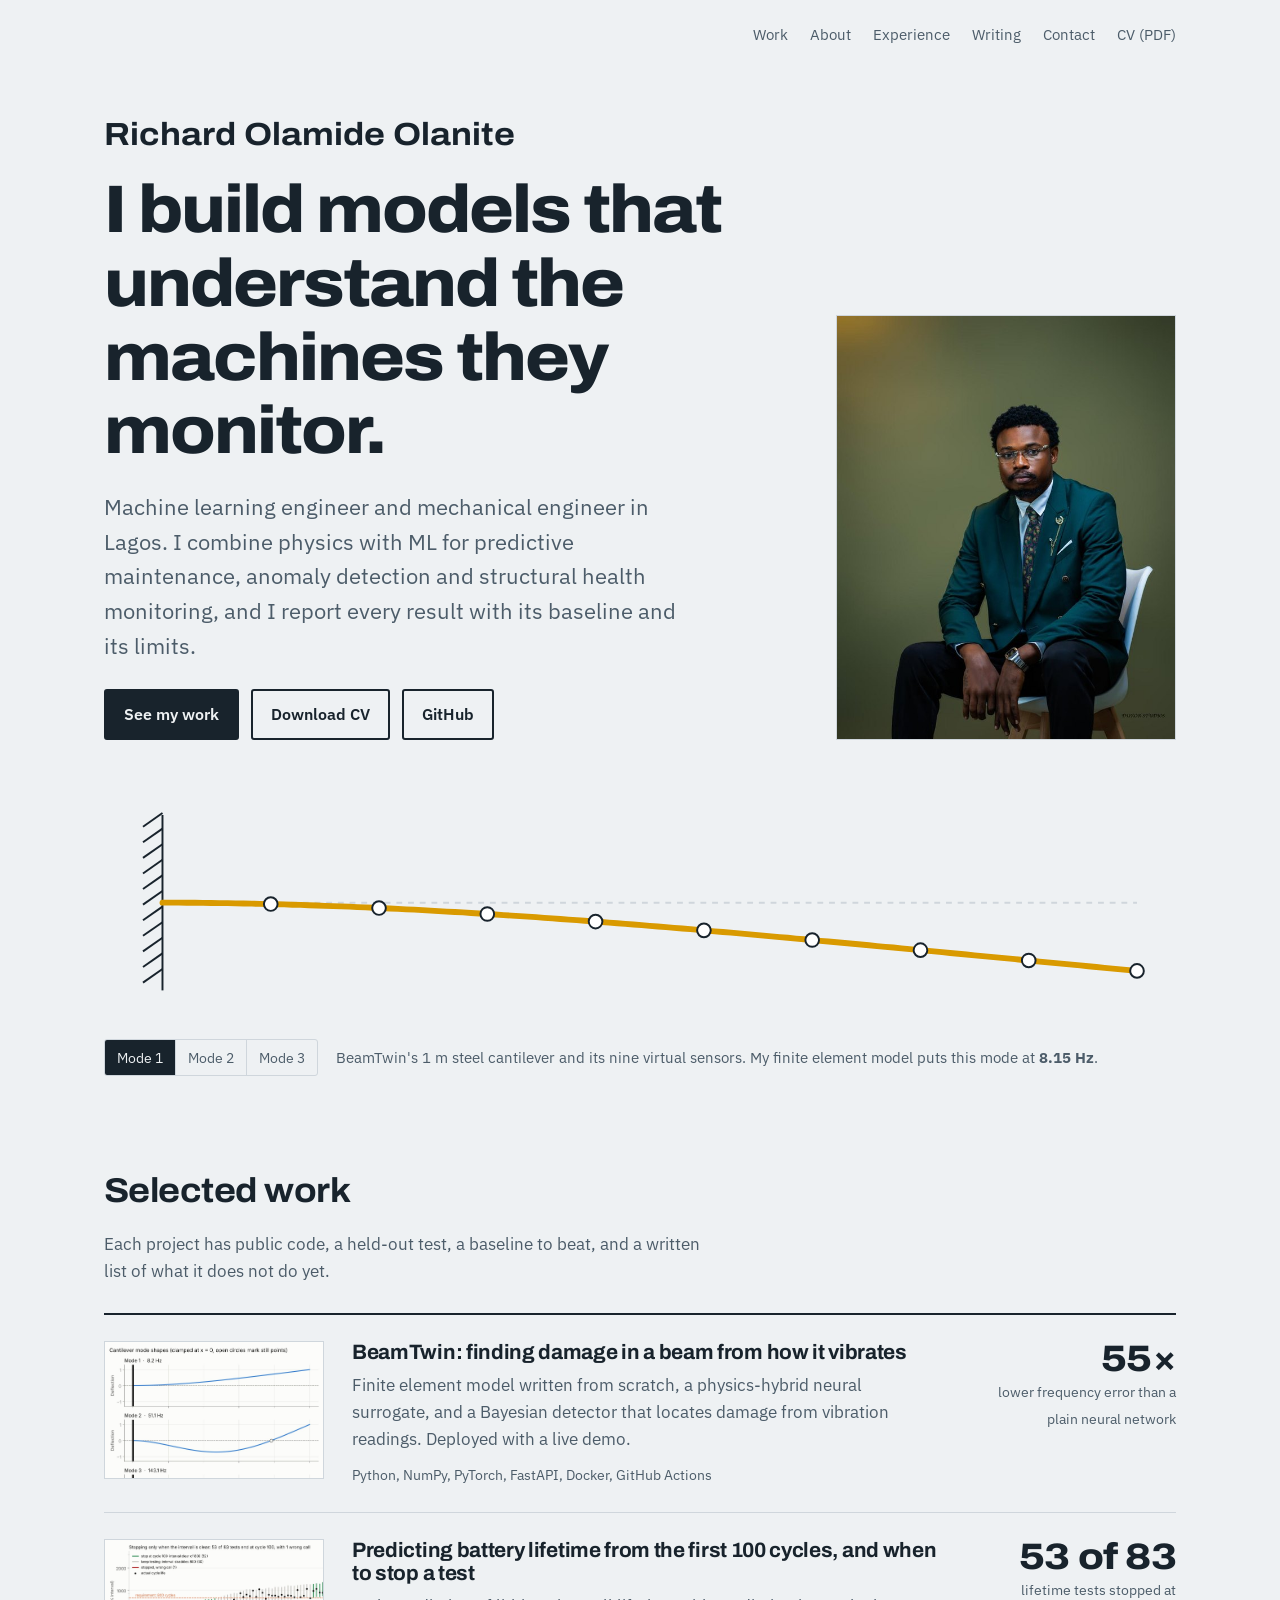
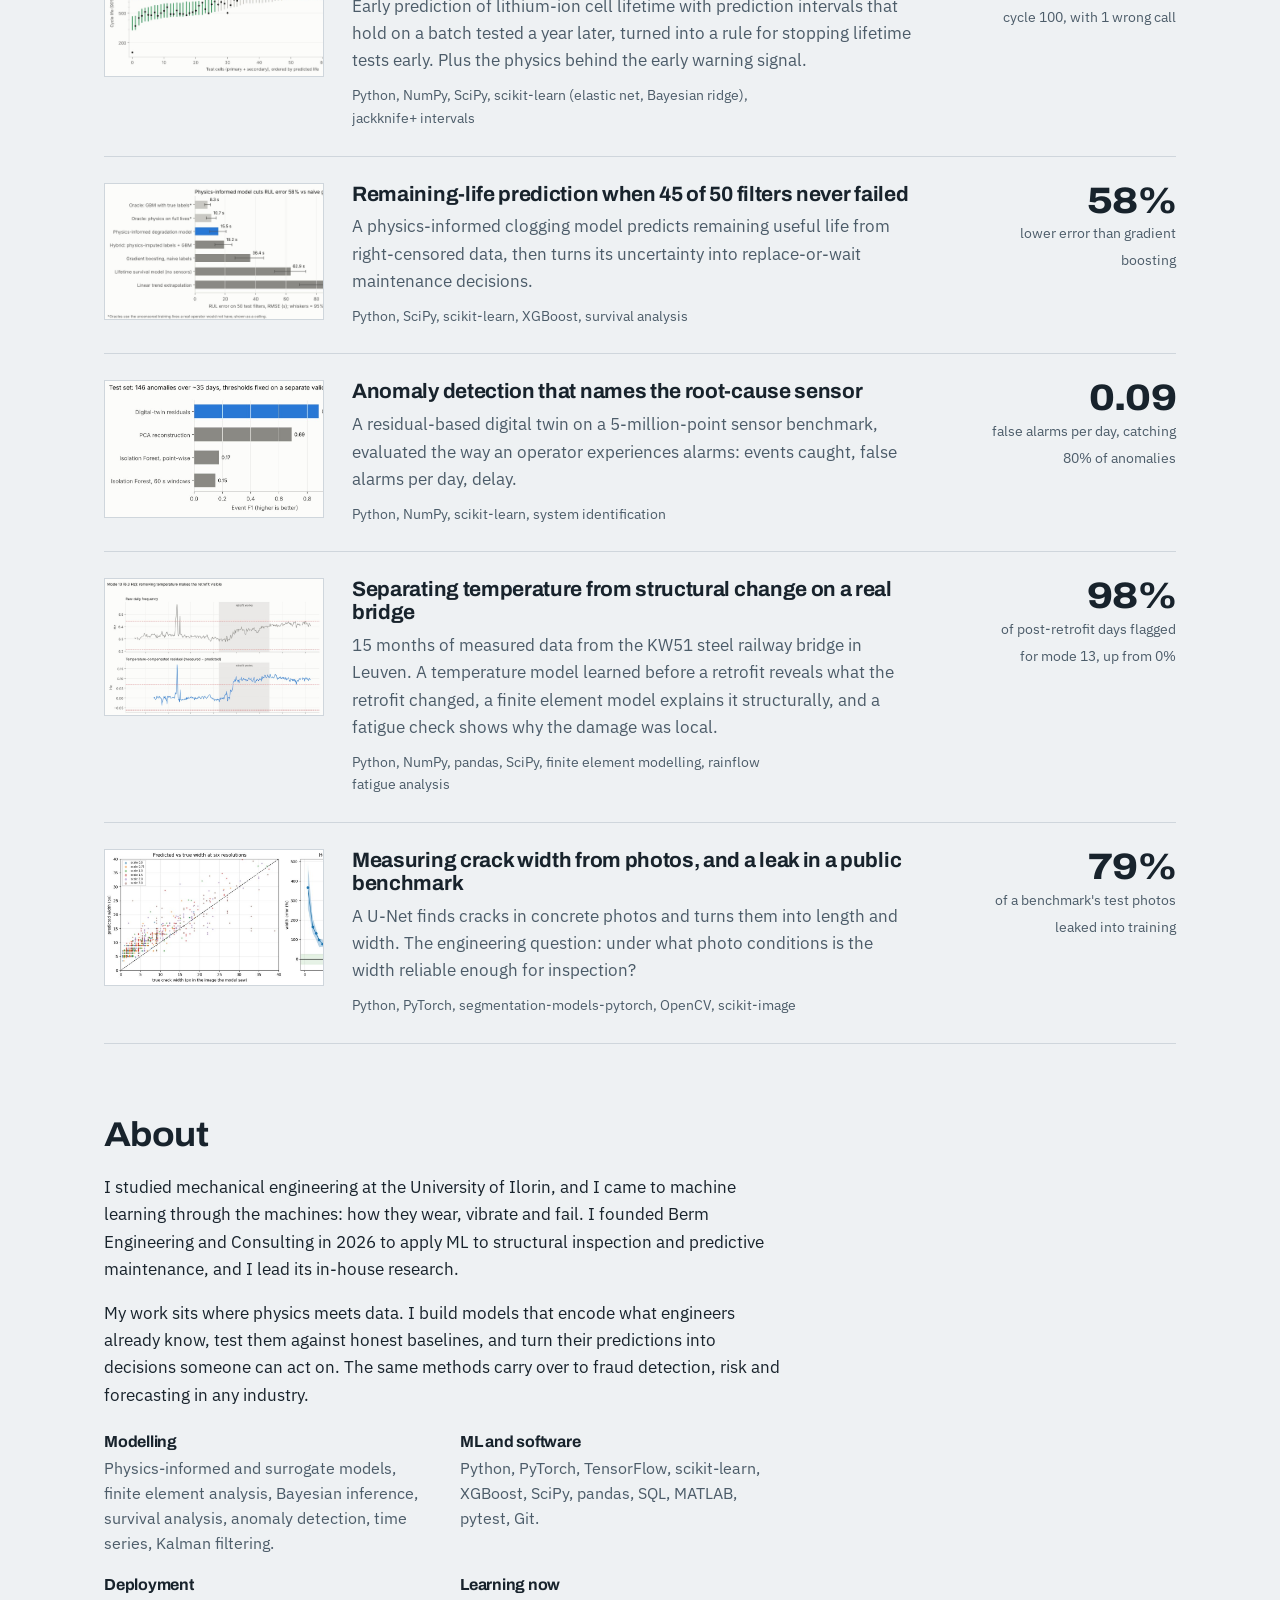
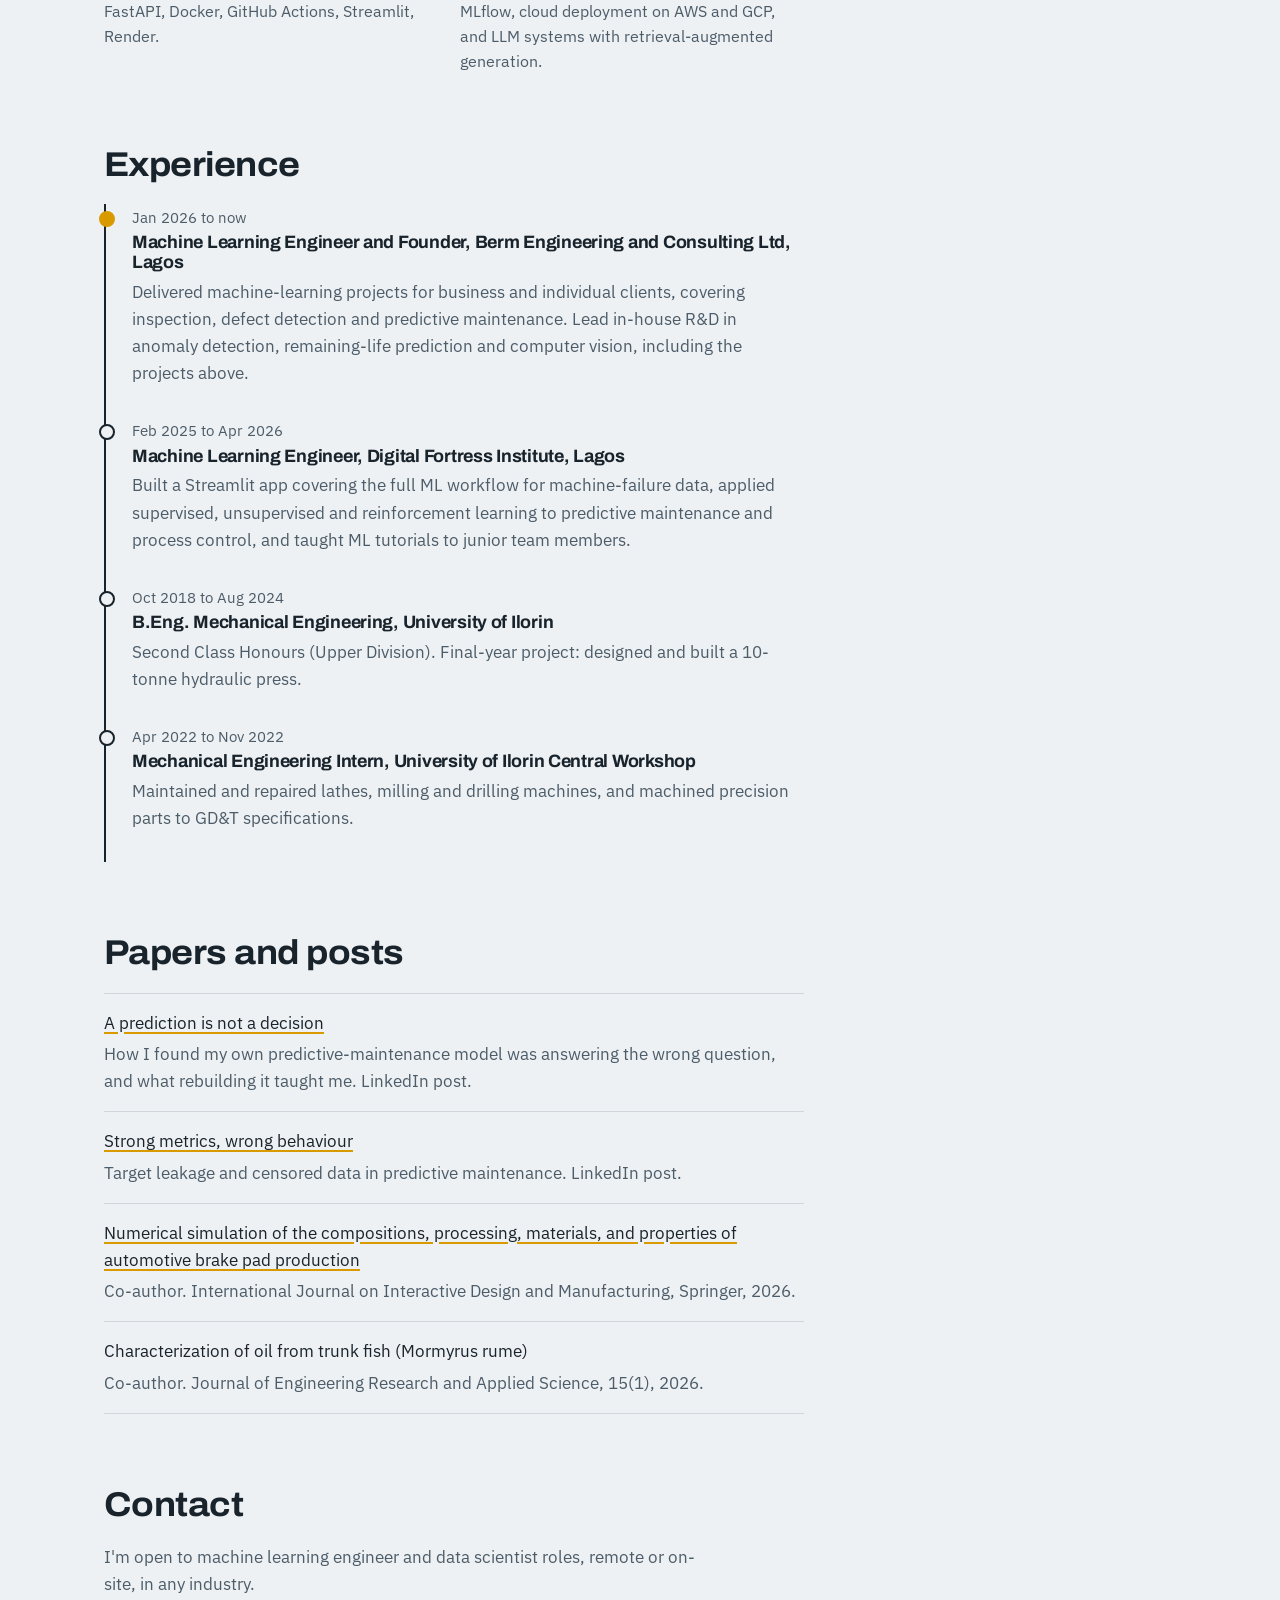
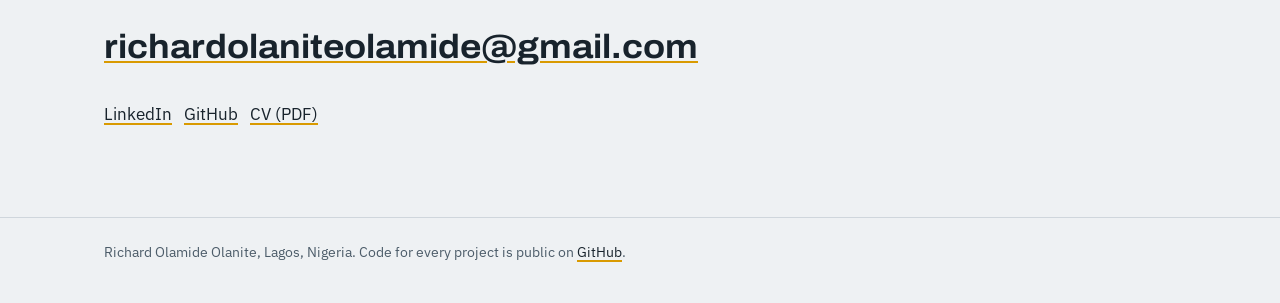
<file: index.html>
<!doctype html>
<html lang="en">
<head>
<meta charset="utf-8">
<meta name="viewport" content="width=device-width, initial-scale=1">
<title>Richard Olamide Olanite | Machine learning engineer</title>
<meta name="description" content="Machine learning engineer and mechanical engineer. Physics-informed ML for predictive maintenance, anomaly detection and structural health monitoring.">
<meta property="og:title" content="Richard Olamide Olanite | Machine learning engineer">
<meta property="og:description" content="Machine learning engineer and mechanical engineer. Physics-informed ML for predictive maintenance, anomaly detection and structural health monitoring.">
<link rel="preconnect" href="https://fonts.googleapis.com">
<link rel="preconnect" href="https://fonts.gstatic.com" crossorigin>
<link href="https://fonts.googleapis.com/css2?family=Archivo:wdth,wght@100..125,600..800&family=IBM+Plex+Sans:wght@400;600&display=swap" rel="stylesheet">
<link rel="stylesheet" href="css/style.css?v=5">
<link rel="icon" href="data:image/svg+xml,%3Csvg xmlns='http://www.w3.org/2000/svg' viewBox='0 0 32 32'%3E%3Cpath d='M4 6v20M4 16 C12 16 20 14 28 8' stroke='%2318232c' stroke-width='3' fill='none' stroke-linecap='round'/%3E%3C/svg%3E">
</head>
<body>
<header class="site-head"><div class="wrap">
  <span></span>
  <nav class="site-nav" aria-label="Main">
    <a href="index.html#work">Work</a>
    <a href="index.html#about">About</a>
    <a href="index.html#experience">Experience</a>
    <a href="index.html#writing">Writing</a>
    <a href="index.html#contact">Contact</a>
    <a href="assets/Richard_Olanite_CV.pdf">CV (PDF)</a>
  </nav>
</div></header>
<main>
<div class="wrap hero">
 <div class="hero-top">
 <div>
  <p class="hero-name">Richard Olamide Olanite</p>
  <h1>I build models that understand the machines they monitor.</h1>
  <p class="lede">Machine learning engineer and mechanical engineer in Lagos. I combine physics with ML for predictive maintenance, anomaly detection and structural health monitoring, and I report every result with its baseline and its limits.</p>
  <div class="actions">
    <a class="btn primary" href="#work">See my work</a>
    <a class="btn" href="assets/Richard_Olanite_CV.pdf">Download CV</a>
    <a class="btn" href="https://github.com/thatboypage">GitHub</a>
  </div>
 </div>
  <img class="portrait" src="assets/richard.jpg" alt="Portrait of Richard Olamide Olanite" width="600" height="750">
 </div>
  <figure class="beam-figure">
    <svg id="beam" viewBox="0 0 1100 260" role="img" aria-label="A cantilever beam clamped on the left, vibrating in one of its bending modes, with nine sensors along it.">
      <line x1="60" y1="40" x2="60" y2="220" class="wall"/><line x1="40" y1="52" x2="60" y2="38" class="wall"/><line x1="40" y1="68" x2="60" y2="54" class="wall"/><line x1="40" y1="84" x2="60" y2="70" class="wall"/><line x1="40" y1="100" x2="60" y2="86" class="wall"/><line x1="40" y1="116" x2="60" y2="102" class="wall"/><line x1="40" y1="132" x2="60" y2="118" class="wall"/><line x1="40" y1="148" x2="60" y2="134" class="wall"/><line x1="40" y1="164" x2="60" y2="150" class="wall"/><line x1="40" y1="180" x2="60" y2="166" class="wall"/><line x1="40" y1="196" x2="60" y2="182" class="wall"/><line x1="40" y1="212" x2="60" y2="198" class="wall"/>
      <line x1="60" y1="130" x2="1060" y2="130" class="rest"/>
      <path class="shape" d="M60 130 L1060 130"/>
      <circle class="sensor" r="7" cx="171.1" cy="130"></circle><circle class="sensor" r="7" cx="282.2" cy="130"></circle><circle class="sensor" r="7" cx="393.3" cy="130"></circle><circle class="sensor" r="7" cx="504.4" cy="130"></circle><circle class="sensor" r="7" cx="615.6" cy="130"></circle><circle class="sensor" r="7" cx="726.7" cy="130"></circle><circle class="sensor" r="7" cx="837.8" cy="130"></circle><circle class="sensor" r="7" cx="948.9" cy="130"></circle><circle class="sensor" r="7" cx="1060.0" cy="130"></circle>
    </svg>
    <figcaption class="beam-caption">
      <span class="mode-picker" role="group" aria-label="Choose a vibration mode">
        <button type="button" aria-pressed="true">Mode 1</button><button type="button" aria-pressed="false">Mode 2</button><button type="button" aria-pressed="false">Mode 3</button>
      </span>
      <span>BeamTwin's 1 m steel cantilever and its nine virtual sensors. My finite element model puts this mode at <strong id="mode-label">8.15 Hz</strong>.</span>
    </figcaption>
  </figure>
</div>

<section id="work"><div class="wrap">
  <h2>Selected work</h2>
  <p class="section-intro">Each project has public code, a held-out test, a baseline to beat, and a written list of what it does not do yet.</p>
  <ul class="work"><li><a class="row" href="projects/beamtwin.html">
  <div class="thumb"><img src="assets/fig/beam-modes.jpg" alt="" loading="lazy"></div>
  <div><h3>BeamTwin: finding damage in a beam from how it vibrates</h3><p>Finite element model written from scratch, a physics-hybrid neural surrogate, and a Bayesian detector that locates damage from vibration readings. Deployed with a live demo.</p><p class="stack">Python, NumPy, PyTorch, FastAPI, Docker, GitHub Actions</p></div>
  <div class="result"><strong>55×</strong><span>lower frequency error than a plain neural network</span></div>
</a></li><li><a class="row" href="projects/battery-lifetime.html">
  <div class="thumb"><img src="assets/fig/bat-decision.jpg" alt="" loading="lazy"></div>
  <div><h3>Predicting battery lifetime from the first 100 cycles, and when to stop a test</h3><p>Early prediction of lithium-ion cell lifetime with prediction intervals that hold on a batch tested a year later, turned into a rule for stopping lifetime tests early. Plus the physics behind the early warning signal.</p><p class="stack">Python, NumPy, SciPy, scikit-learn (elastic net, Bayesian ridge), jackknife+ intervals</p></div>
  <div class="result"><strong>53 of 83</strong><span>lifetime tests stopped at cycle 100, with 1 wrong call</span></div>
</a></li><li><a class="row" href="projects/filter-rul.html">
  <div class="thumb"><img src="assets/fig/rul-comparison.jpg" alt="" loading="lazy"></div>
  <div><h3>Remaining-life prediction when 45 of 50 filters never failed</h3><p>A physics-informed clogging model predicts remaining useful life from right-censored data, then turns its uncertainty into replace-or-wait maintenance decisions.</p><p class="stack">Python, SciPy, scikit-learn, XGBoost, survival analysis</p></div>
  <div class="result"><strong>58%</strong><span>lower error than gradient boosting</span></div>
</a></li><li><a class="row" href="projects/anomaly-twin.html">
  <div class="thumb"><img src="assets/fig/cats-comparison.jpg" alt="" loading="lazy"></div>
  <div><h3>Anomaly detection that names the root-cause sensor</h3><p>A residual-based digital twin on a 5-million-point sensor benchmark, evaluated the way an operator experiences alarms: events caught, false alarms per day, delay.</p><p class="stack">Python, NumPy, scikit-learn, system identification</p></div>
  <div class="result"><strong>0.09</strong><span>false alarms per day, catching 80% of anomalies</span></div>
</a></li><li><a class="row" href="projects/kw51-bridge.html">
  <div class="thumb"><img src="assets/fig/kw51-chart.jpg" alt="" loading="lazy"></div>
  <div><h3>Separating temperature from structural change on a real bridge</h3><p>15 months of measured data from the KW51 steel railway bridge in Leuven. A temperature model learned before a retrofit reveals what the retrofit changed, a finite element model explains it structurally, and a fatigue check shows why the damage was local.</p><p class="stack">Python, NumPy, pandas, SciPy, finite element modelling, rainflow fatigue analysis</p></div>
  <div class="result"><strong>98%</strong><span>of post-retrofit days flagged for mode 13, up from 0%</span></div>
</a></li><li><a class="row" href="projects/crack-segmentation.html">
  <div class="thumb"><img src="assets/fig/crack-resolution.jpg" alt="" loading="lazy"></div>
  <div><h3>Measuring crack width from photos, and a leak in a public benchmark</h3><p>A U-Net finds cracks in concrete photos and turns them into length and width. The engineering question: under what photo conditions is the width reliable enough for inspection?</p><p class="stack">Python, PyTorch, segmentation-models-pytorch, OpenCV, scikit-image</p></div>
  <div class="result"><strong>79%</strong><span>of a benchmark&#x27;s test photos leaked into training</span></div>
</a></li></ul>
</div></section>

<section id="about"><div class="wrap about-grid">
  <div class="prose">
    <h2>About</h2>
    <p>I studied mechanical engineering at the University of Ilorin, and I came to machine learning through the machines: how they wear, vibrate and fail. I founded Berm Engineering and Consulting in 2026 to apply ML to structural inspection and predictive maintenance, and I lead its in-house research.</p>
    <p>My work sits where physics meets data. I build models that encode what engineers already know, test them against honest baselines, and turn their predictions into decisions someone can act on. The same methods carry over to fraud detection, risk and forecasting in any industry.</p>
    <div class="skills">
      <div><h3>Modelling</h3><p>Physics-informed and surrogate models, finite element analysis, Bayesian inference, survival analysis, anomaly detection, time series, Kalman filtering.</p></div>
      <div><h3>ML and software</h3><p>Python, PyTorch, TensorFlow, scikit-learn, XGBoost, SciPy, pandas, SQL, MATLAB, pytest, Git.</p></div>
      <div><h3>Deployment</h3><p>FastAPI, Docker, GitHub Actions, Streamlit, Render.</p></div>
      <div><h3>Learning now</h3><p>MLflow, cloud deployment on AWS and GCP, and LLM systems with retrieval-augmented generation.</p></div>
    </div>
  </div>
</div></section>

<section id="experience"><div class="wrap">
  <h2>Experience</h2>
  <ol class="timeline">
    <li class="now"><span class="when">Jan 2026 to now</span><h3>Machine Learning Engineer and Founder, Berm Engineering and Consulting Ltd, Lagos</h3><p>Delivered machine-learning projects for business and individual clients, covering inspection, defect detection and predictive maintenance. Lead in-house R&amp;D in anomaly detection, remaining-life prediction and computer vision, including the projects above.</p></li>
    <li><span class="when">Feb 2025 to Apr 2026</span><h3>Machine Learning Engineer, Digital Fortress Institute, Lagos</h3><p>Built a Streamlit app covering the full ML workflow for machine-failure data, applied supervised, unsupervised and reinforcement learning to predictive maintenance and process control, and taught ML tutorials to junior team members.</p></li>
    <li><span class="when">Oct 2018 to Aug 2024</span><h3>B.Eng. Mechanical Engineering, University of Ilorin</h3><p>Second Class Honours (Upper Division). Final-year project: designed and built a 10-tonne hydraulic press.</p></li>
    <li><span class="when">Apr 2022 to Nov 2022</span><h3>Mechanical Engineering Intern, University of Ilorin Central Workshop</h3><p>Maintained and repaired lathes, milling and drilling machines, and machined precision parts to GD&amp;T specifications.</p></li>
  </ol>
</div></section>

<section id="writing"><div class="wrap">
  <h2>Papers and posts</h2>
  <ul class="posts">
    <li><a href="https://www.linkedin.com/in/richardolanite/recent-activity/all/">A prediction is not a decision</a><p>How I found my own predictive-maintenance model was answering the wrong question, and what rebuilding it taught me. LinkedIn post.</p></li>
    <li><a href="https://www.linkedin.com/in/richardolanite/recent-activity/all/">Strong metrics, wrong behaviour</a><p>Target leakage and censored data in predictive maintenance. LinkedIn post.</p></li>
    <li><a href="https://doi.org/10.1007/s12008-026-02555-z">Numerical simulation of the compositions, processing, materials, and properties of automotive brake pad production</a><p>Co-author. International Journal on Interactive Design and Manufacturing, Springer, 2026.</p></li>
    <li><span>Characterization of oil from trunk fish (Mormyrus rume)</span><p>Co-author. Journal of Engineering Research and Applied Science, 15(1), 2026.</p></li>
  </ul>
</div></section>

<section id="contact" class="contact"><div class="wrap">
  <h2>Contact</h2>
  <p class="section-intro">I'm open to machine learning engineer and data scientist roles, remote or on-site, in any industry.</p>
  <p class="big"><a href="mailto:richardolaniteolamide@gmail.com">richardolaniteolamide@gmail.com</a></p>
  <p><a href="https://www.linkedin.com/in/richardolanite">LinkedIn</a> &nbsp; <a href="https://github.com/thatboypage">GitHub</a> &nbsp; <a href="assets/Richard_Olanite_CV.pdf">CV (PDF)</a></p>
</div></section>
</main>
<footer class="site-foot"><div class="wrap">
  Richard Olamide Olanite, Lagos, Nigeria. Code for every project is public on <a href="https://github.com/thatboypage">GitHub</a>.
</div></footer>
<script src="js/beam.js?v=5"></script>
</body>
</html>
</file>
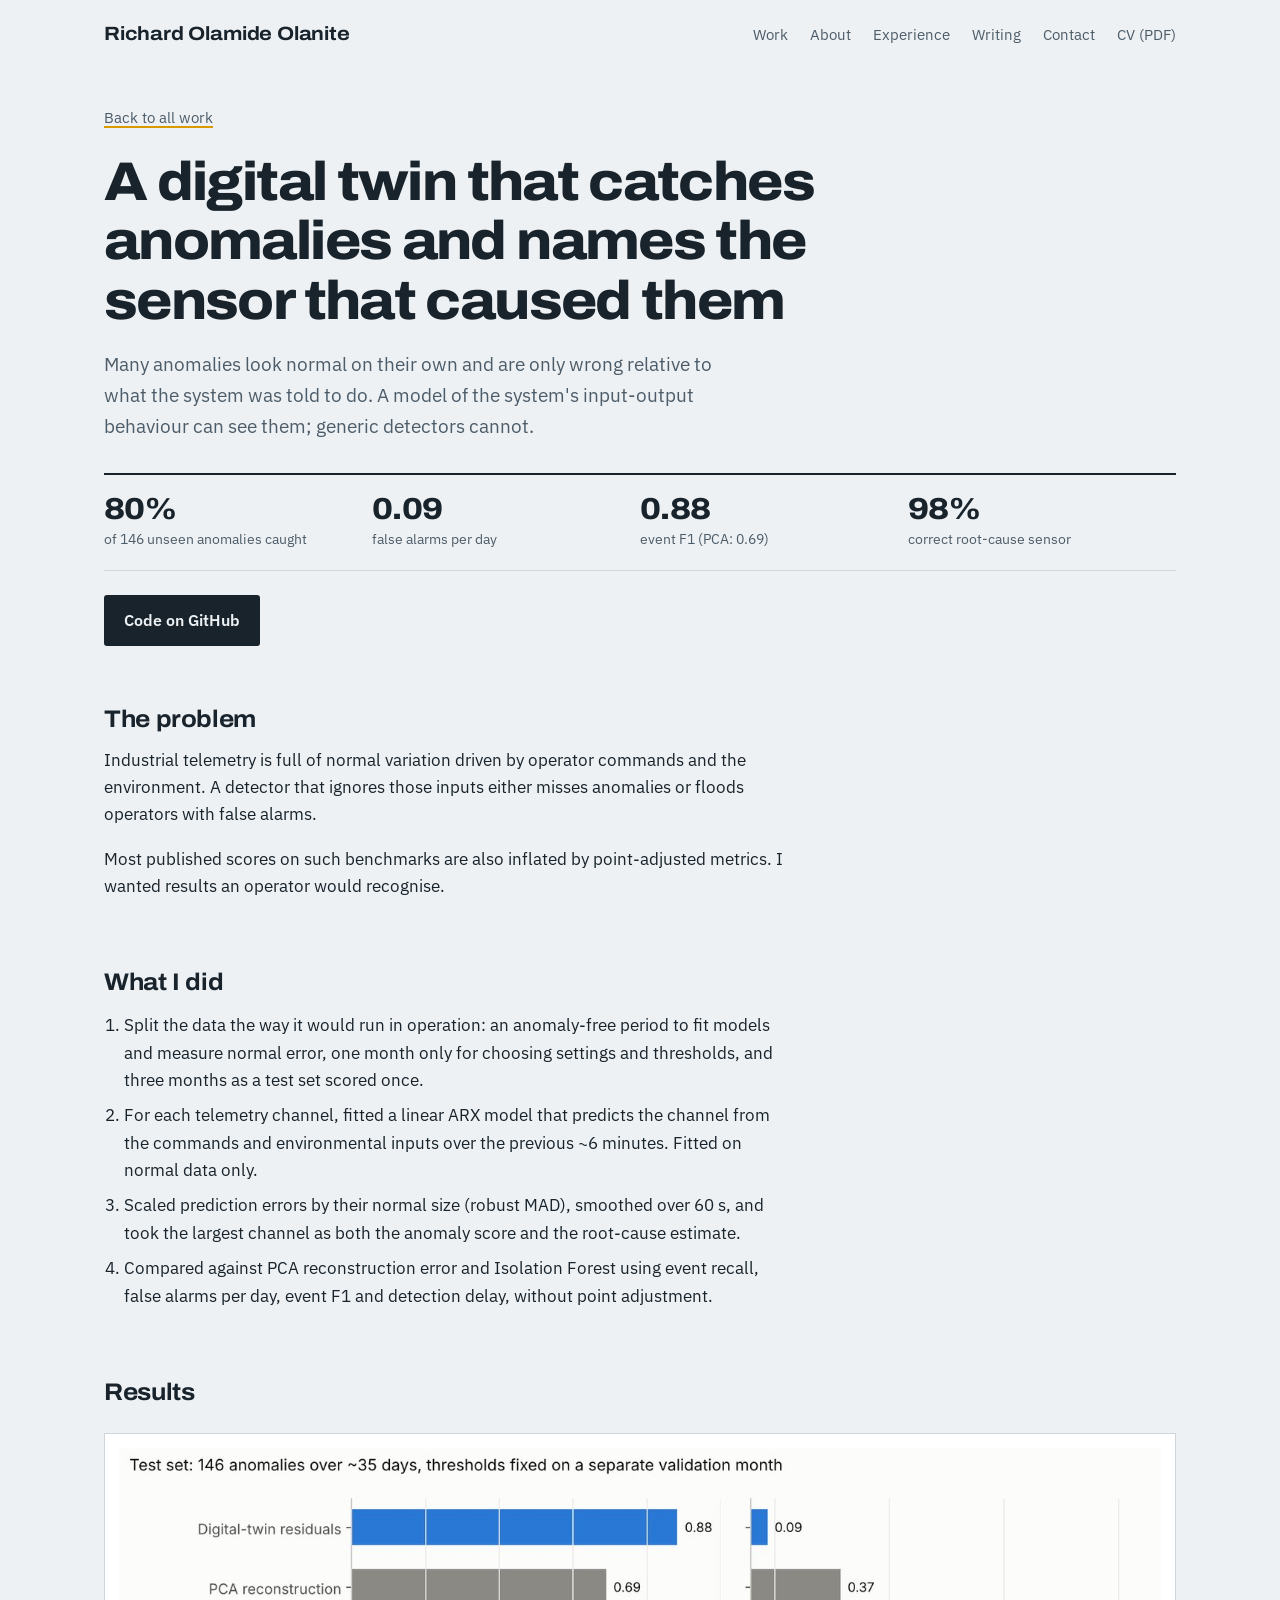
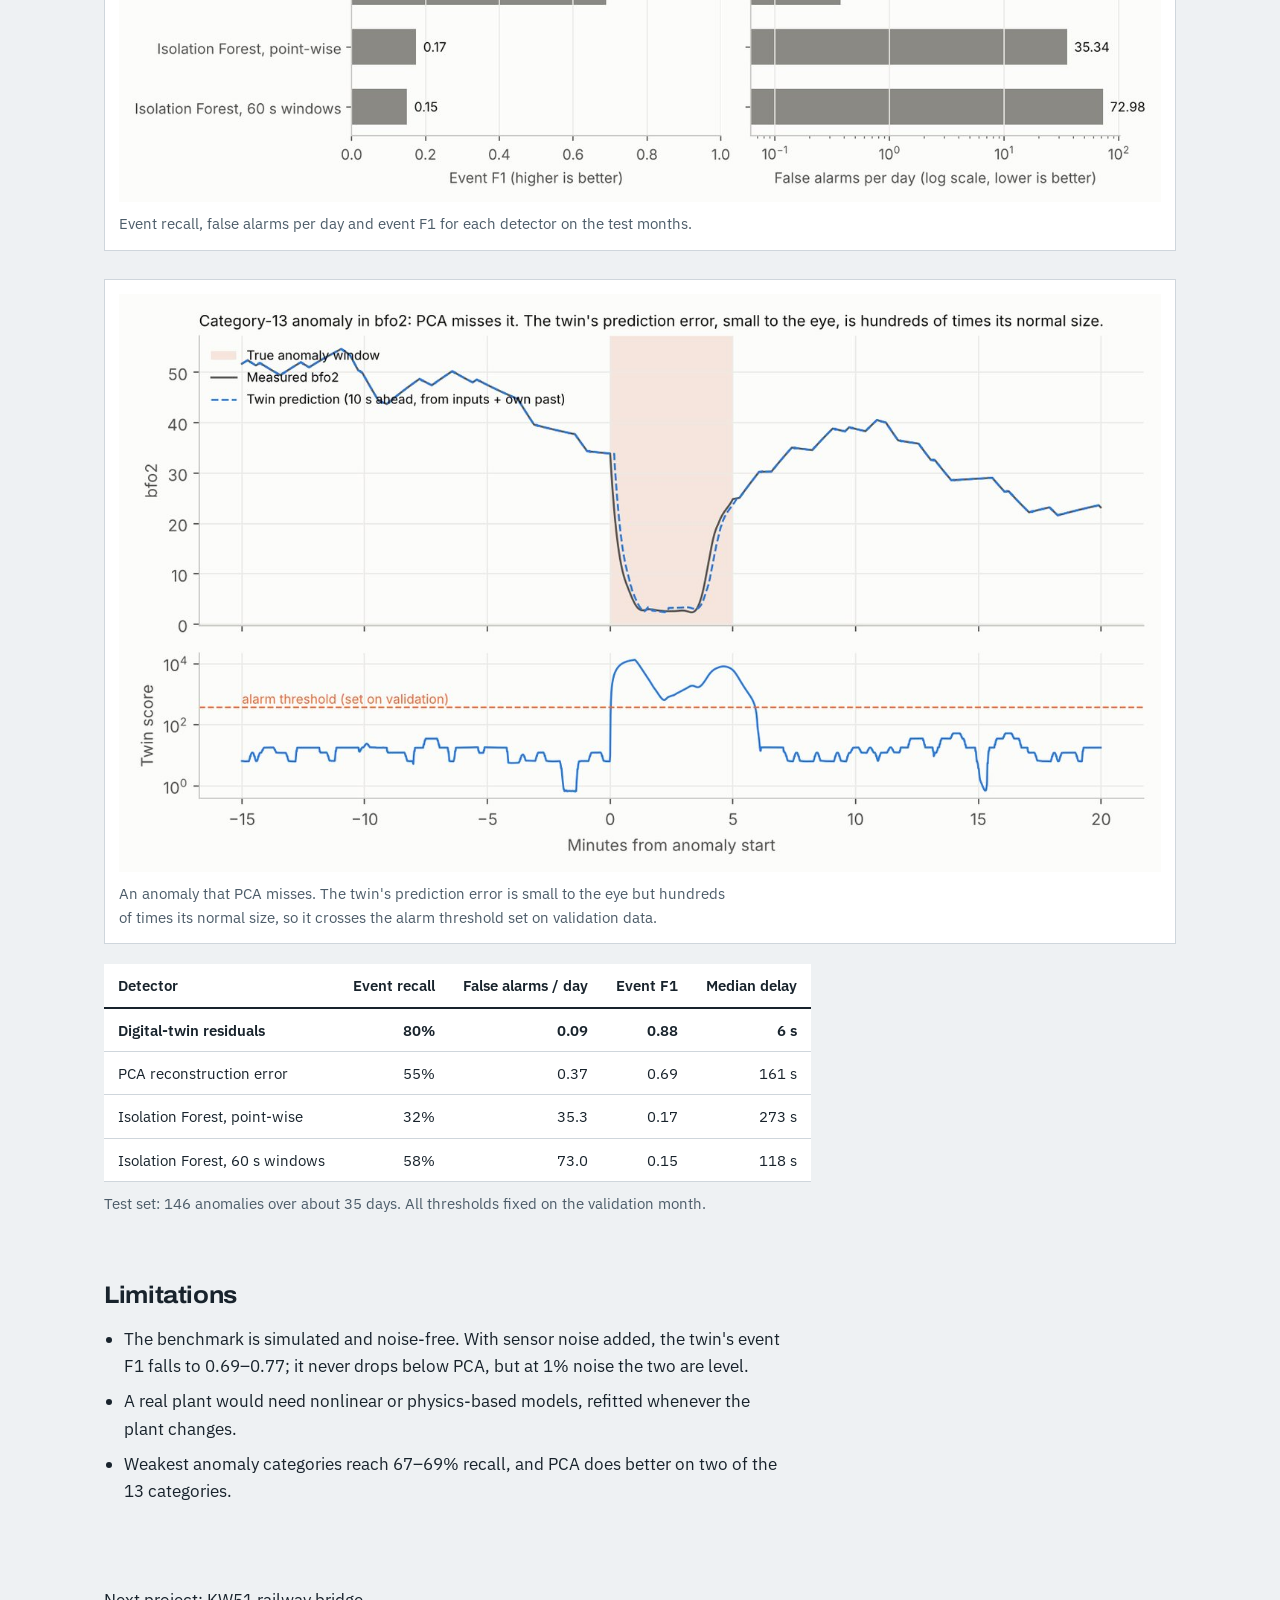
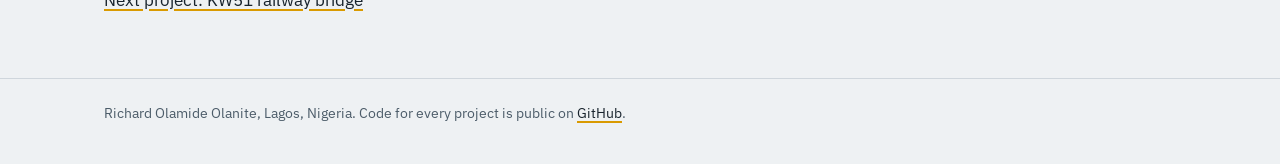
<file: projects/anomaly-twin.html>
<!doctype html>
<html lang="en">
<head>
<meta charset="utf-8">
<meta name="viewport" content="width=device-width, initial-scale=1">
<title>Anomaly detection twin | Richard Olamide Olanite</title>
<meta name="description" content="A residual-based digital twin on a 5-million-point sensor benchmark, evaluated the way an operator experiences alarms: events caught, false alarms per day, delay.">
<meta property="og:title" content="Anomaly detection twin | Richard Olamide Olanite">
<meta property="og:description" content="A residual-based digital twin on a 5-million-point sensor benchmark, evaluated the way an operator experiences alarms: events caught, false alarms per day, delay.">
<link rel="preconnect" href="https://fonts.googleapis.com">
<link rel="preconnect" href="https://fonts.gstatic.com" crossorigin>
<link href="https://fonts.googleapis.com/css2?family=Archivo:wdth,wght@100..125,600..800&family=IBM+Plex+Sans:wght@400;600&display=swap" rel="stylesheet">
<link rel="stylesheet" href="../css/style.css?v=5">
<link rel="icon" href="data:image/svg+xml,%3Csvg xmlns='http://www.w3.org/2000/svg' viewBox='0 0 32 32'%3E%3Cpath d='M4 6v20M4 16 C12 16 20 14 28 8' stroke='%2318232c' stroke-width='3' fill='none' stroke-linecap='round'/%3E%3C/svg%3E">
</head>
<body>
<header class="site-head"><div class="wrap">
  <a class="wordmark" href="../index.html">Richard Olamide Olanite</a>
  <nav class="site-nav" aria-label="Main">
    <a href="../index.html#work">Work</a>
    <a href="../index.html#about">About</a>
    <a href="../index.html#experience">Experience</a>
    <a href="../index.html#writing">Writing</a>
    <a href="../index.html#contact">Contact</a>
    <a href="../assets/Richard_Olanite_CV.pdf">CV (PDF)</a>
  </nav>
</div></header>
<main class="case"><div class="wrap">
<div class="case-head">
  <a class="back" href="../index.html#work">Back to all work</a>
  <h1>A digital twin that catches anomalies and names the sensor that caused them</h1>
  <p class="lede">Many anomalies look normal on their own and are only wrong relative to what the system was told to do. A model of the system&#x27;s input-output behaviour can see them; generic detectors cannot.</p>
  <div class="facts"><div><strong>80%</strong><span>of 146 unseen anomalies caught</span></div><div><strong>0.09</strong><span>false alarms per day</span></div><div><strong>0.88</strong><span>event F1 (PCA: 0.69)</span></div><div><strong>98%</strong><span>correct root-cause sensor</span></div></div>
  <div class="links"><a class="btn primary" href="https://github.com/thatboypage/cats-digital-twin-anomaly-detection">Code on GitHub</a></div>
</div>
<section class="prose"><h2>The problem</h2><p>Industrial telemetry is full of normal variation driven by operator commands and the environment. A detector that ignores those inputs either misses anomalies or floods operators with false alarms.</p><p>Most published scores on such benchmarks are also inflated by point-adjusted metrics. I wanted results an operator would recognise.</p></section>
<section><h2>What I did</h2><ol><li>Split the data the way it would run in operation: an anomaly-free period to fit models and measure normal error, one month only for choosing settings and thresholds, and three months as a test set scored once.</li><li>For each telemetry channel, fitted a linear ARX model that predicts the channel from the commands and environmental inputs over the previous ~6 minutes. Fitted on normal data only.</li><li>Scaled prediction errors by their normal size (robust MAD), smoothed over 60 s, and took the largest channel as both the anomaly score and the root-cause estimate.</li><li>Compared against PCA reconstruction error and Isolation Forest using event recall, false alarms per day, event F1 and detection delay, without point adjustment.</li></ol></section>
<section><h2>Results</h2><figure class="plot"><img src="../assets/fig/cats-comparison.jpg" alt="Event recall, false alarms per day and event F1 for each detector on the test months." loading="lazy"><figcaption>Event recall, false alarms per day and event F1 for each detector on the test months.</figcaption></figure><figure class="plot"><img src="../assets/fig/cats-example.jpg" alt="An anomaly that PCA misses. The twin&#x27;s prediction error is small to the eye but hundreds of times its normal size, so it crosses the alarm threshold set on validation data." loading="lazy"><figcaption>An anomaly that PCA misses. The twin&#x27;s prediction error is small to the eye but hundreds of times its normal size, so it crosses the alarm threshold set on validation data.</figcaption></figure><div class="table-scroll"><table><thead><tr><th scope="col">Detector</th><th class="num" scope="col">Event recall</th><th class="num" scope="col">False alarms / day</th><th class="num" scope="col">Event F1</th><th class="num" scope="col">Median delay</th></tr></thead><tbody><tr class="best"><td>Digital-twin residuals</td><td class="num">80%</td><td class="num">0.09</td><td class="num">0.88</td><td class="num">6 s</td></tr><tr><td>PCA reconstruction error</td><td class="num">55%</td><td class="num">0.37</td><td class="num">0.69</td><td class="num">161 s</td></tr><tr><td>Isolation Forest, point-wise</td><td class="num">32%</td><td class="num">35.3</td><td class="num">0.17</td><td class="num">273 s</td></tr><tr><td>Isolation Forest, 60 s windows</td><td class="num">58%</td><td class="num">73.0</td><td class="num">0.15</td><td class="num">118 s</td></tr></tbody></table></div><p class="prose" style="color:var(--ink-2);font-size:.92rem;margin-top:10px">Test set: 146 anomalies over about 35 days. All thresholds fixed on the validation month.</p></section>
<section><h2>Limitations</h2><ul><li>The benchmark is simulated and noise-free. With sensor noise added, the twin&#x27;s event F1 falls to 0.69–0.77; it never drops below PCA, but at 1% noise the two are level.</li><li>A real plant would need nonlinear or physics-based models, refitted whenever the plant changes.</li><li>Weakest anomaly categories reach 67–69% recall, and PCA does better on two of the 13 categories.</li></ul></section>
<div class="next"><a href="kw51-bridge.html">Next project: KW51 railway bridge</a></div>
</div></main>
<footer class="site-foot"><div class="wrap">
  Richard Olamide Olanite, Lagos, Nigeria. Code for every project is public on <a href="https://github.com/thatboypage">GitHub</a>.
</div></footer>

</body>
</html>
</file>
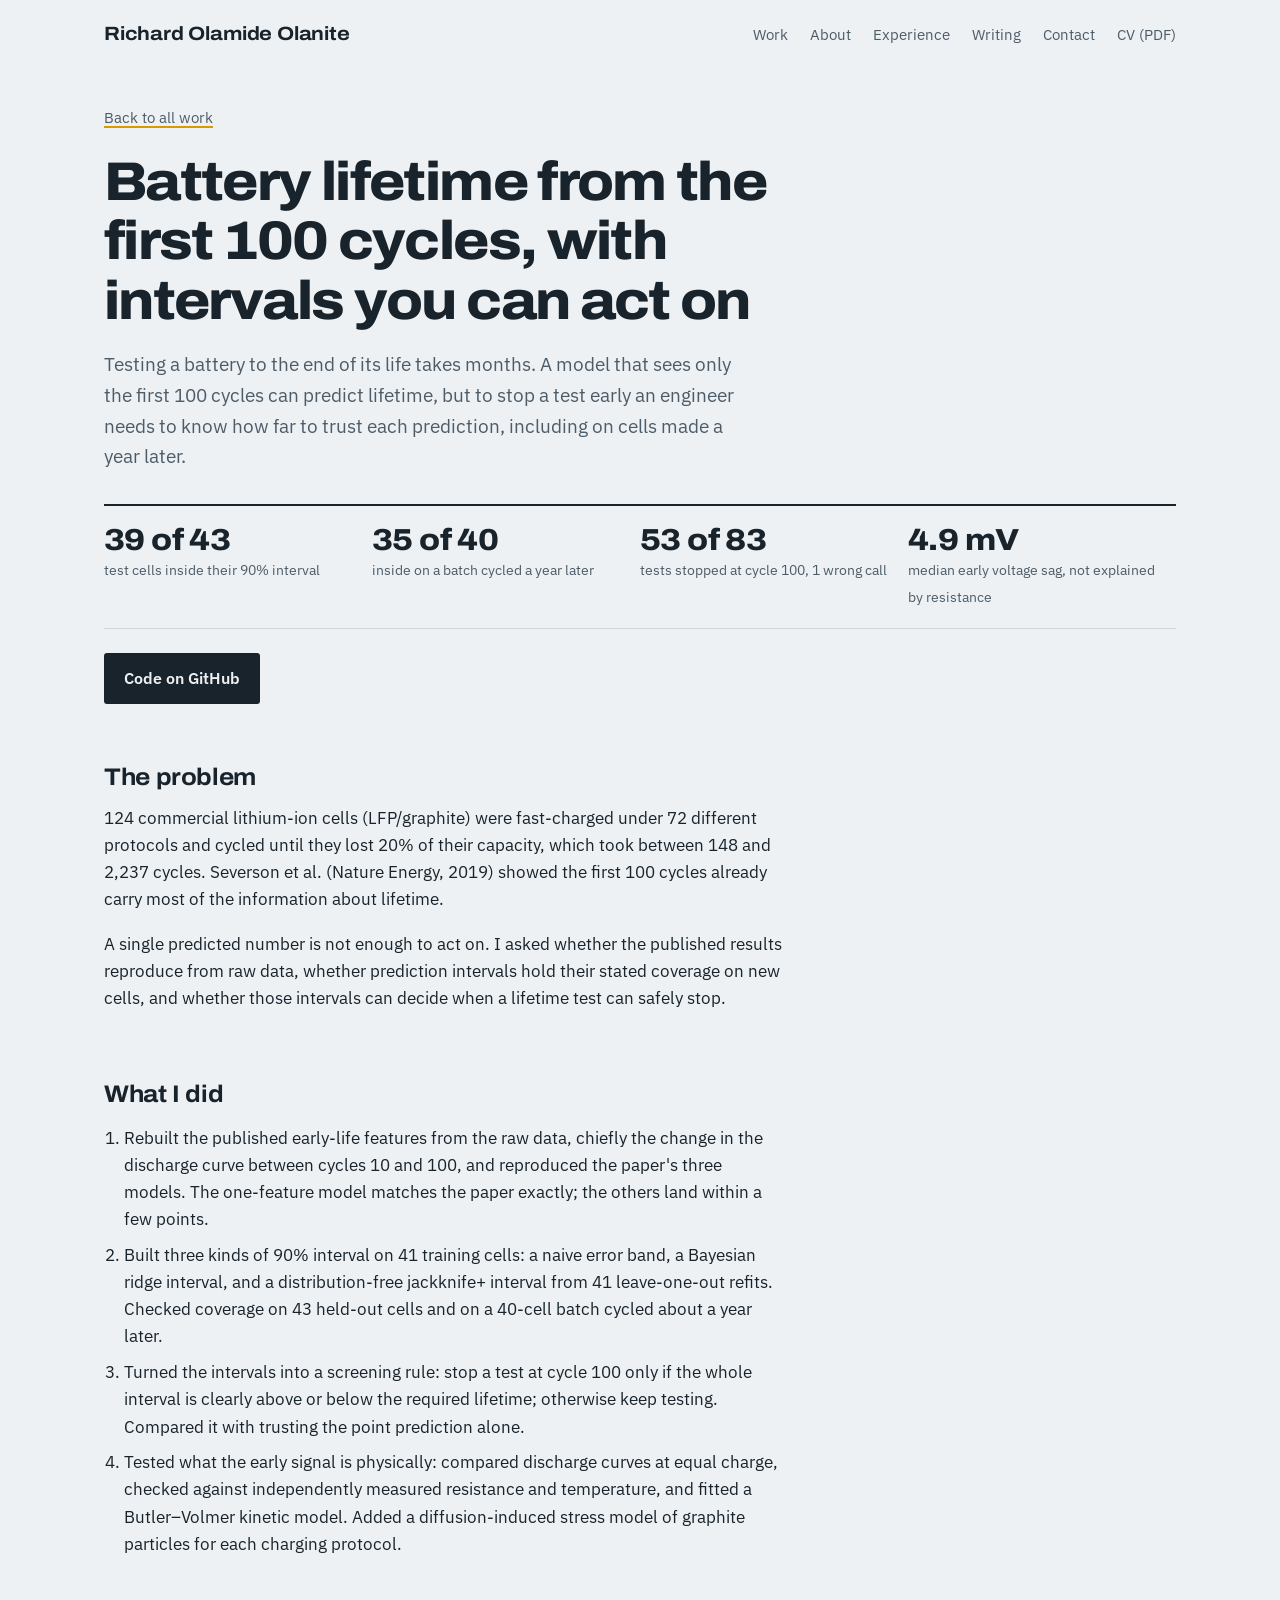
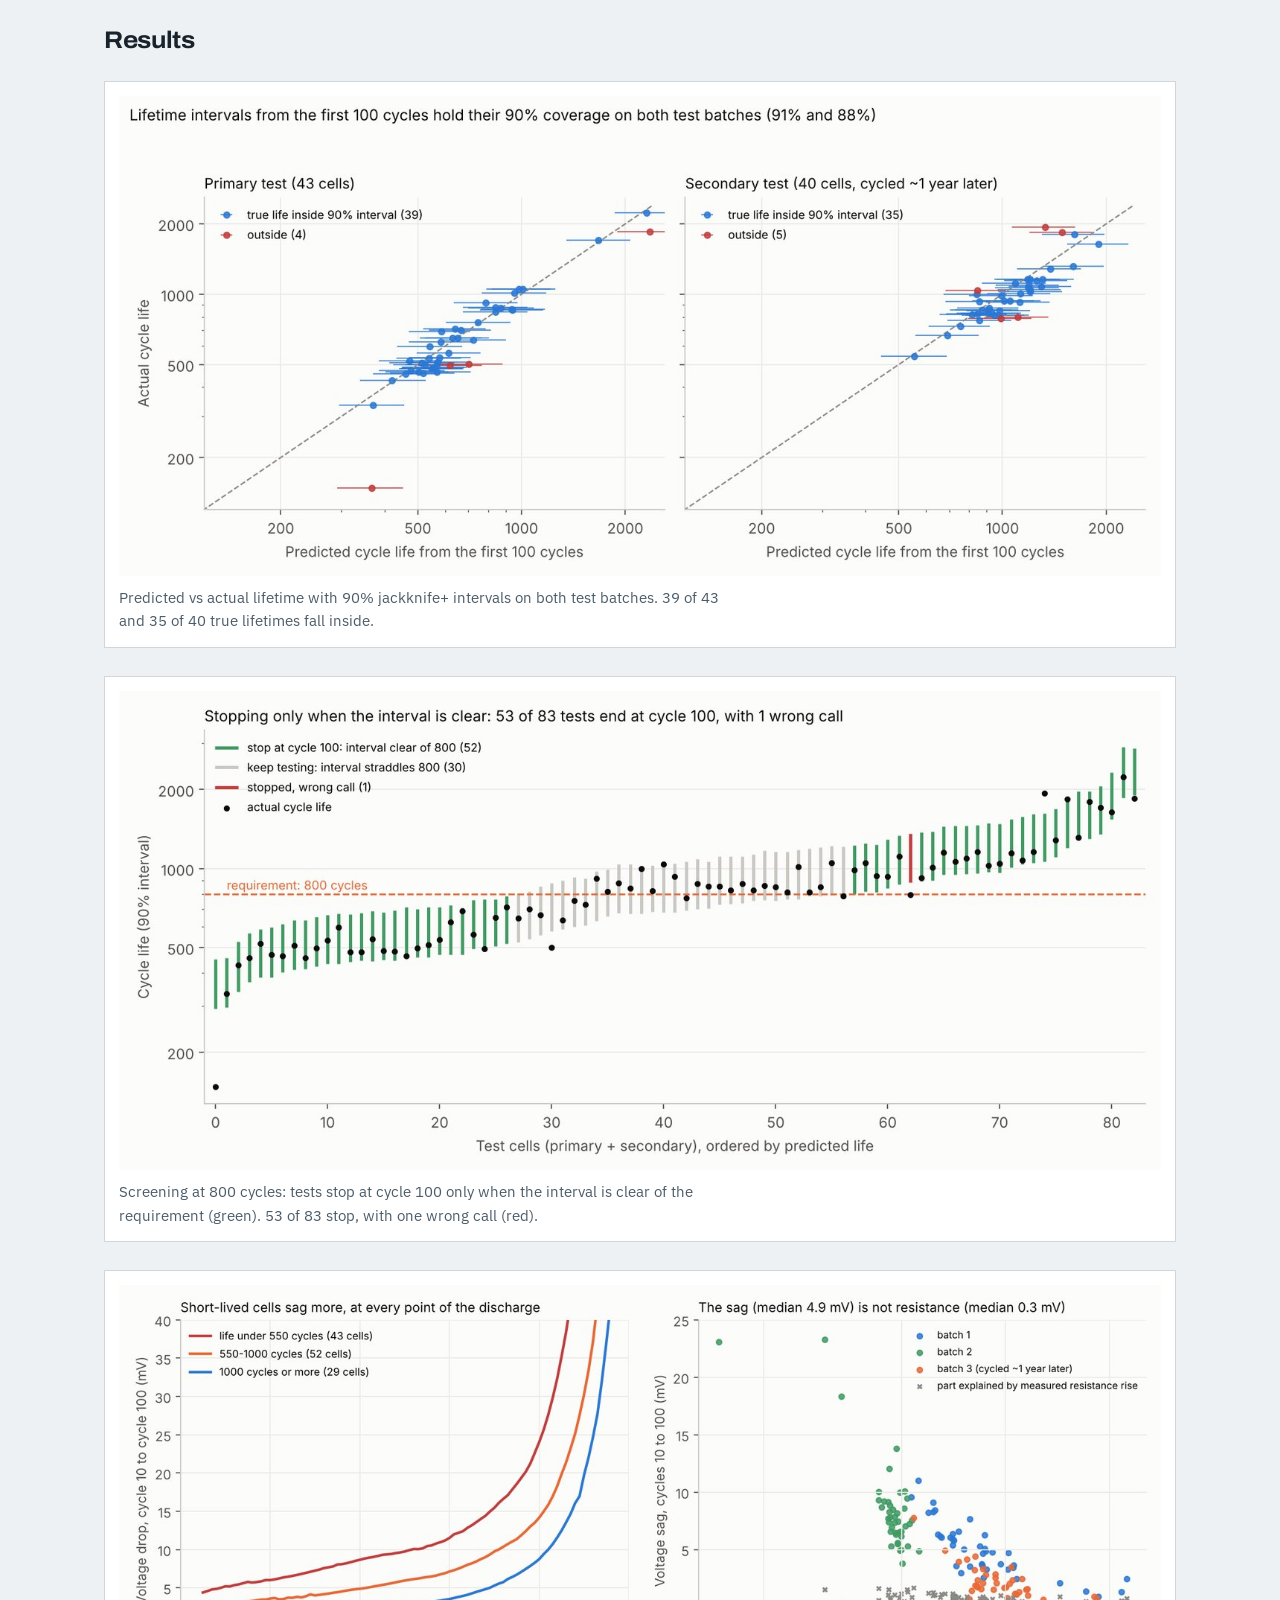
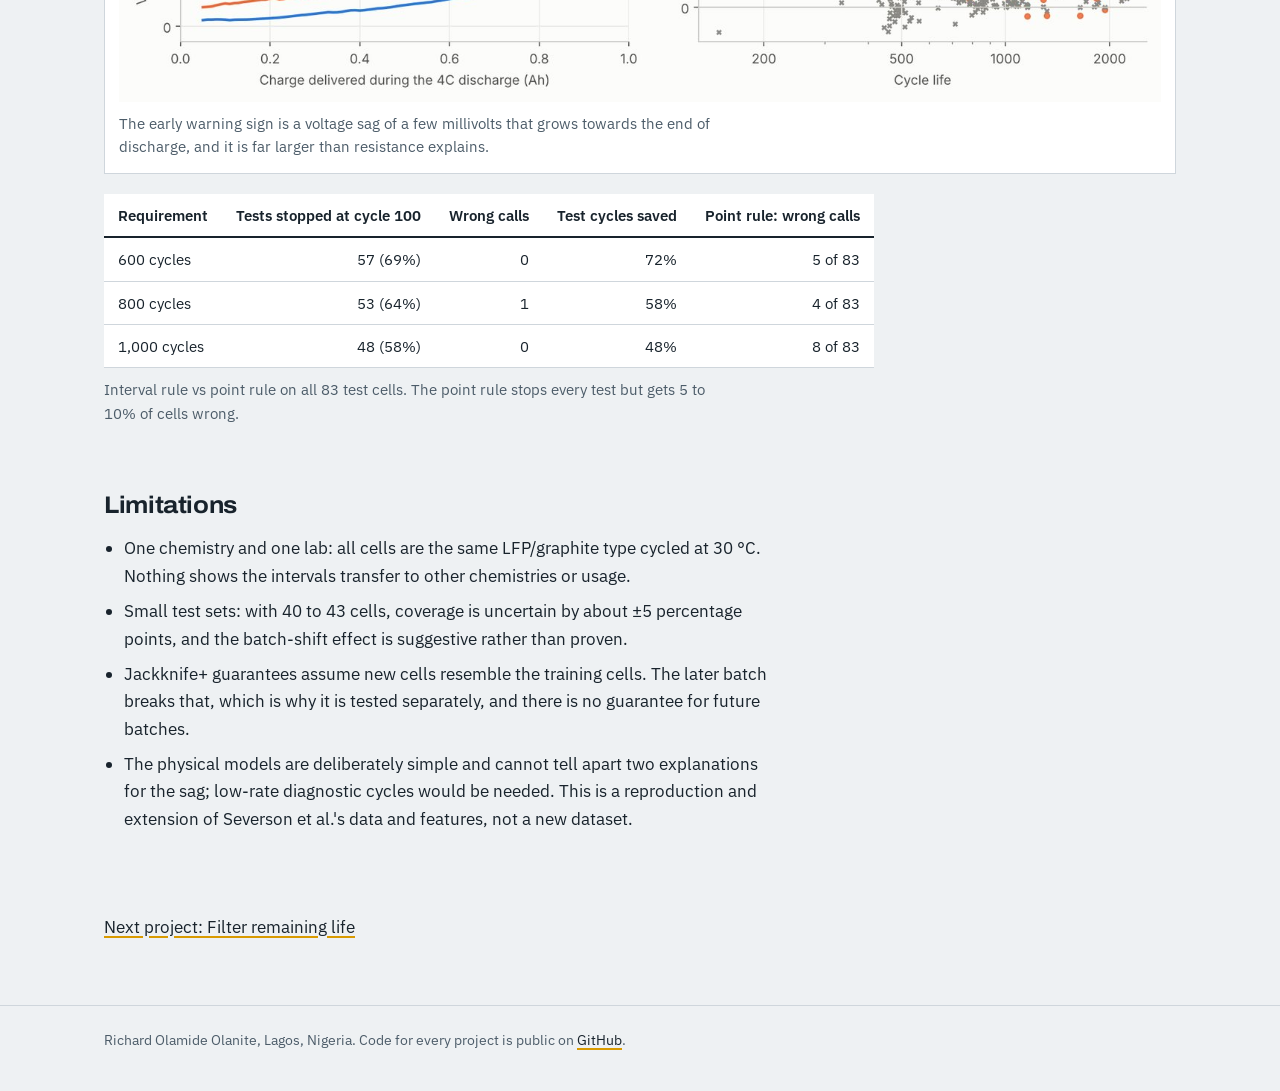
<file: projects/battery-lifetime.html>
<!doctype html>
<html lang="en">
<head>
<meta charset="utf-8">
<meta name="viewport" content="width=device-width, initial-scale=1">
<title>Battery lifetime | Richard Olamide Olanite</title>
<meta name="description" content="Early prediction of lithium-ion cell lifetime with prediction intervals that hold on a batch tested a year later, turned into a rule for stopping lifetime tests early. Plus the physics behind the early warning signal.">
<meta property="og:title" content="Battery lifetime | Richard Olamide Olanite">
<meta property="og:description" content="Early prediction of lithium-ion cell lifetime with prediction intervals that hold on a batch tested a year later, turned into a rule for stopping lifetime tests early. Plus the physics behind the early warning signal.">
<link rel="preconnect" href="https://fonts.googleapis.com">
<link rel="preconnect" href="https://fonts.gstatic.com" crossorigin>
<link href="https://fonts.googleapis.com/css2?family=Archivo:wdth,wght@100..125,600..800&family=IBM+Plex+Sans:wght@400;600&display=swap" rel="stylesheet">
<link rel="stylesheet" href="../css/style.css?v=5">
<link rel="icon" href="data:image/svg+xml,%3Csvg xmlns='http://www.w3.org/2000/svg' viewBox='0 0 32 32'%3E%3Cpath d='M4 6v20M4 16 C12 16 20 14 28 8' stroke='%2318232c' stroke-width='3' fill='none' stroke-linecap='round'/%3E%3C/svg%3E">
</head>
<body>
<header class="site-head"><div class="wrap">
  <a class="wordmark" href="../index.html">Richard Olamide Olanite</a>
  <nav class="site-nav" aria-label="Main">
    <a href="../index.html#work">Work</a>
    <a href="../index.html#about">About</a>
    <a href="../index.html#experience">Experience</a>
    <a href="../index.html#writing">Writing</a>
    <a href="../index.html#contact">Contact</a>
    <a href="../assets/Richard_Olanite_CV.pdf">CV (PDF)</a>
  </nav>
</div></header>
<main class="case"><div class="wrap">
<div class="case-head">
  <a class="back" href="../index.html#work">Back to all work</a>
  <h1>Battery lifetime from the first 100 cycles, with intervals you can act on</h1>
  <p class="lede">Testing a battery to the end of its life takes months. A model that sees only the first 100 cycles can predict lifetime, but to stop a test early an engineer needs to know how far to trust each prediction, including on cells made a year later.</p>
  <div class="facts"><div><strong>39 of 43</strong><span>test cells inside their 90% interval</span></div><div><strong>35 of 40</strong><span>inside on a batch cycled a year later</span></div><div><strong>53 of 83</strong><span>tests stopped at cycle 100, 1 wrong call</span></div><div><strong>4.9 mV</strong><span>median early voltage sag, not explained by resistance</span></div></div>
  <div class="links"><a class="btn primary" href="https://github.com/thatboypage/battery-lifetime-early-prediction">Code on GitHub</a></div>
</div>
<section class="prose"><h2>The problem</h2><p>124 commercial lithium-ion cells (LFP/graphite) were fast-charged under 72 different protocols and cycled until they lost 20% of their capacity, which took between 148 and 2,237 cycles. Severson et al. (Nature Energy, 2019) showed the first 100 cycles already carry most of the information about lifetime.</p><p>A single predicted number is not enough to act on. I asked whether the published results reproduce from raw data, whether prediction intervals hold their stated coverage on new cells, and whether those intervals can decide when a lifetime test can safely stop.</p></section>
<section><h2>What I did</h2><ol><li>Rebuilt the published early-life features from the raw data, chiefly the change in the discharge curve between cycles 10 and 100, and reproduced the paper&#x27;s three models. The one-feature model matches the paper exactly; the others land within a few points.</li><li>Built three kinds of 90% interval on 41 training cells: a naive error band, a Bayesian ridge interval, and a distribution-free jackknife+ interval from 41 leave-one-out refits. Checked coverage on 43 held-out cells and on a 40-cell batch cycled about a year later.</li><li>Turned the intervals into a screening rule: stop a test at cycle 100 only if the whole interval is clearly above or below the required lifetime; otherwise keep testing. Compared it with trusting the point prediction alone.</li><li>Tested what the early signal is physically: compared discharge curves at equal charge, checked against independently measured resistance and temperature, and fitted a Butler–Volmer kinetic model. Added a diffusion-induced stress model of graphite particles for each charging protocol.</li></ol></section>
<section><h2>Results</h2><figure class="plot"><img src="../assets/fig/bat-intervals.jpg" alt="Predicted vs actual lifetime with 90% jackknife+ intervals on both test batches. 39 of 43 and 35 of 40 true lifetimes fall inside." loading="lazy"><figcaption>Predicted vs actual lifetime with 90% jackknife+ intervals on both test batches. 39 of 43 and 35 of 40 true lifetimes fall inside.</figcaption></figure><figure class="plot"><img src="../assets/fig/bat-decision.jpg" alt="Screening at 800 cycles: tests stop at cycle 100 only when the interval is clear of the requirement (green). 53 of 83 stop, with one wrong call (red)." loading="lazy"><figcaption>Screening at 800 cycles: tests stop at cycle 100 only when the interval is clear of the requirement (green). 53 of 83 stop, with one wrong call (red).</figcaption></figure><figure class="plot"><img src="../assets/fig/bat-voltage.jpg" alt="The early warning sign is a voltage sag of a few millivolts that grows towards the end of discharge, and it is far larger than resistance explains." loading="lazy"><figcaption>The early warning sign is a voltage sag of a few millivolts that grows towards the end of discharge, and it is far larger than resistance explains.</figcaption></figure><div class="table-scroll"><table><thead><tr><th scope="col">Requirement</th><th class="num" scope="col">Tests stopped at cycle 100</th><th class="num" scope="col">Wrong calls</th><th class="num" scope="col">Test cycles saved</th><th class="num" scope="col">Point rule: wrong calls</th></tr></thead><tbody><tr><td>600 cycles</td><td class="num">57 (69%)</td><td class="num">0</td><td class="num">72%</td><td class="num">5 of 83</td></tr><tr><td>800 cycles</td><td class="num">53 (64%)</td><td class="num">1</td><td class="num">58%</td><td class="num">4 of 83</td></tr><tr><td>1,000 cycles</td><td class="num">48 (58%)</td><td class="num">0</td><td class="num">48%</td><td class="num">8 of 83</td></tr></tbody></table></div><p class="prose" style="color:var(--ink-2);font-size:.92rem;margin-top:10px">Interval rule vs point rule on all 83 test cells. The point rule stops every test but gets 5 to 10% of cells wrong.</p></section>
<section><h2>Limitations</h2><ul><li>One chemistry and one lab: all cells are the same LFP/graphite type cycled at 30 °C. Nothing shows the intervals transfer to other chemistries or usage.</li><li>Small test sets: with 40 to 43 cells, coverage is uncertain by about ±5 percentage points, and the batch-shift effect is suggestive rather than proven.</li><li>Jackknife+ guarantees assume new cells resemble the training cells. The later batch breaks that, which is why it is tested separately, and there is no guarantee for future batches.</li><li>The physical models are deliberately simple and cannot tell apart two explanations for the sag; low-rate diagnostic cycles would be needed. This is a reproduction and extension of Severson et al.&#x27;s data and features, not a new dataset.</li></ul></section>
<div class="next"><a href="filter-rul.html">Next project: Filter remaining life</a></div>
</div></main>
<footer class="site-foot"><div class="wrap">
  Richard Olamide Olanite, Lagos, Nigeria. Code for every project is public on <a href="https://github.com/thatboypage">GitHub</a>.
</div></footer>

</body>
</html>
</file>
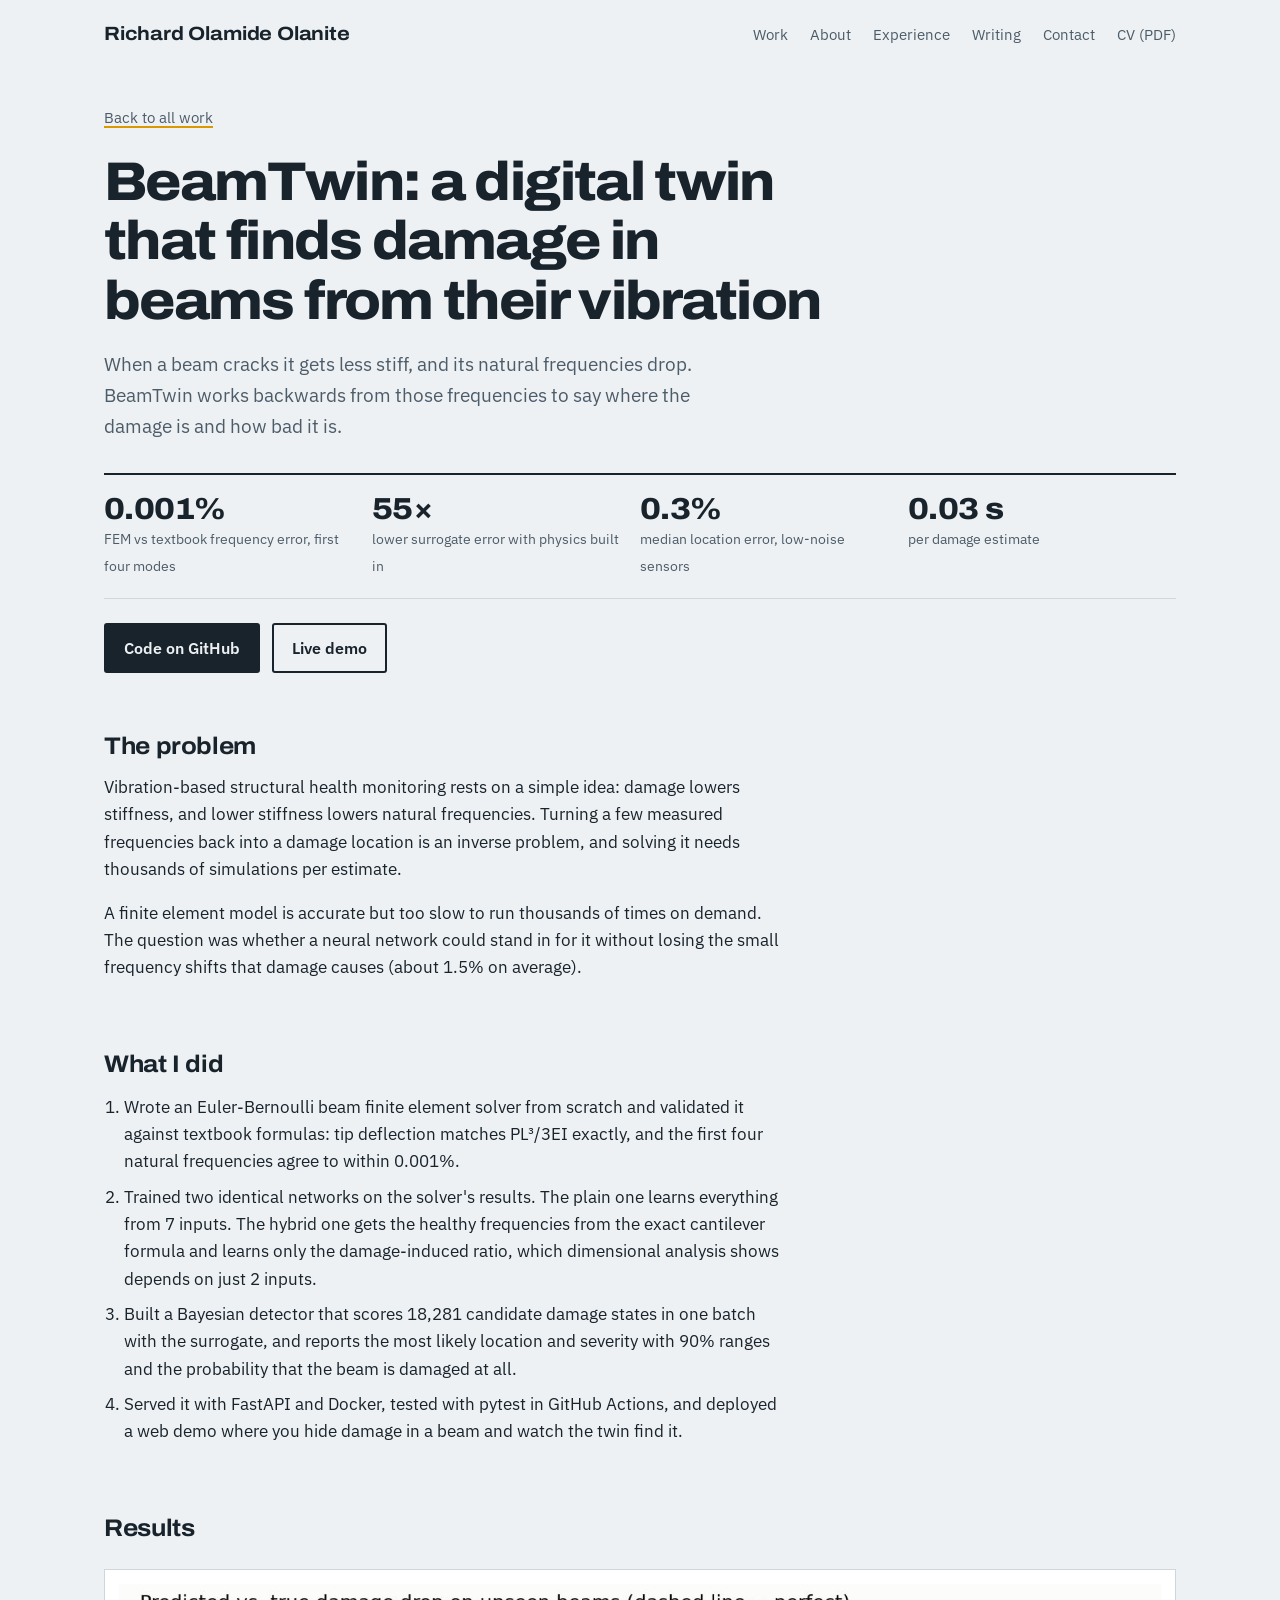
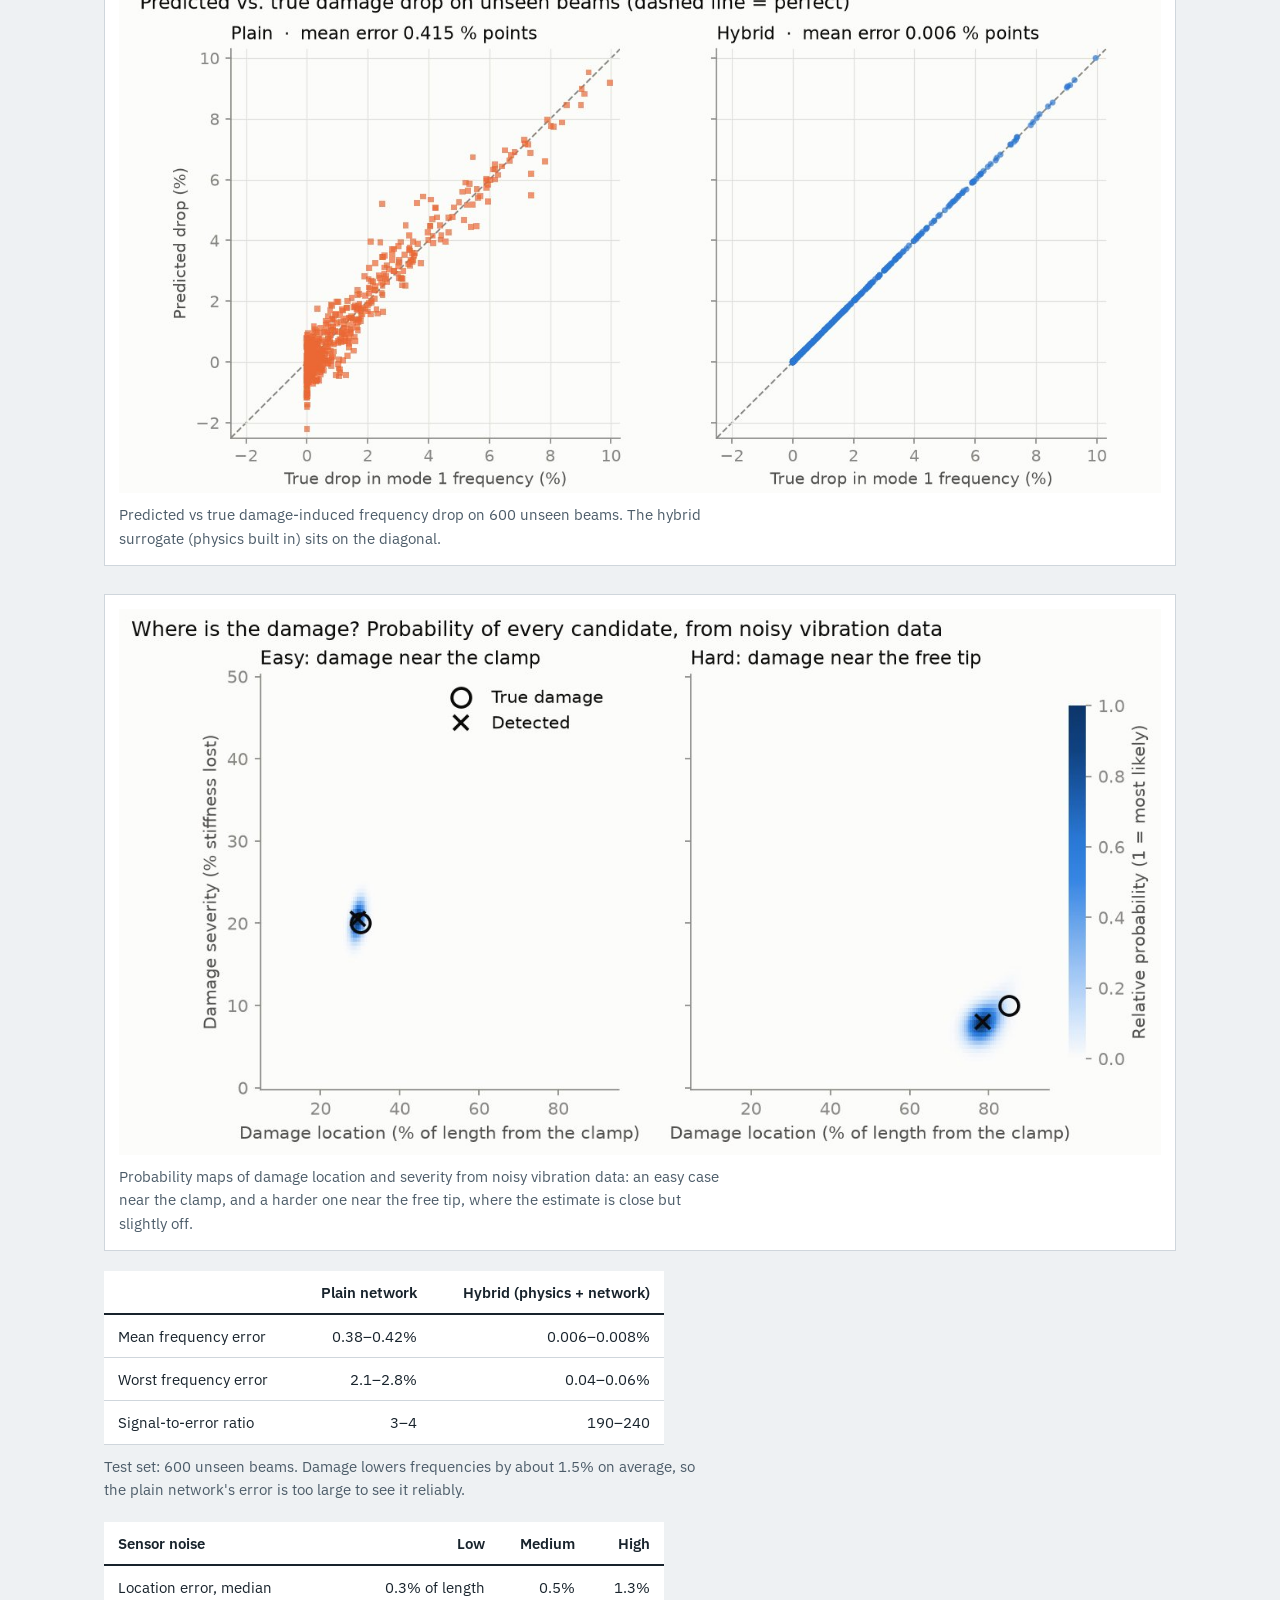
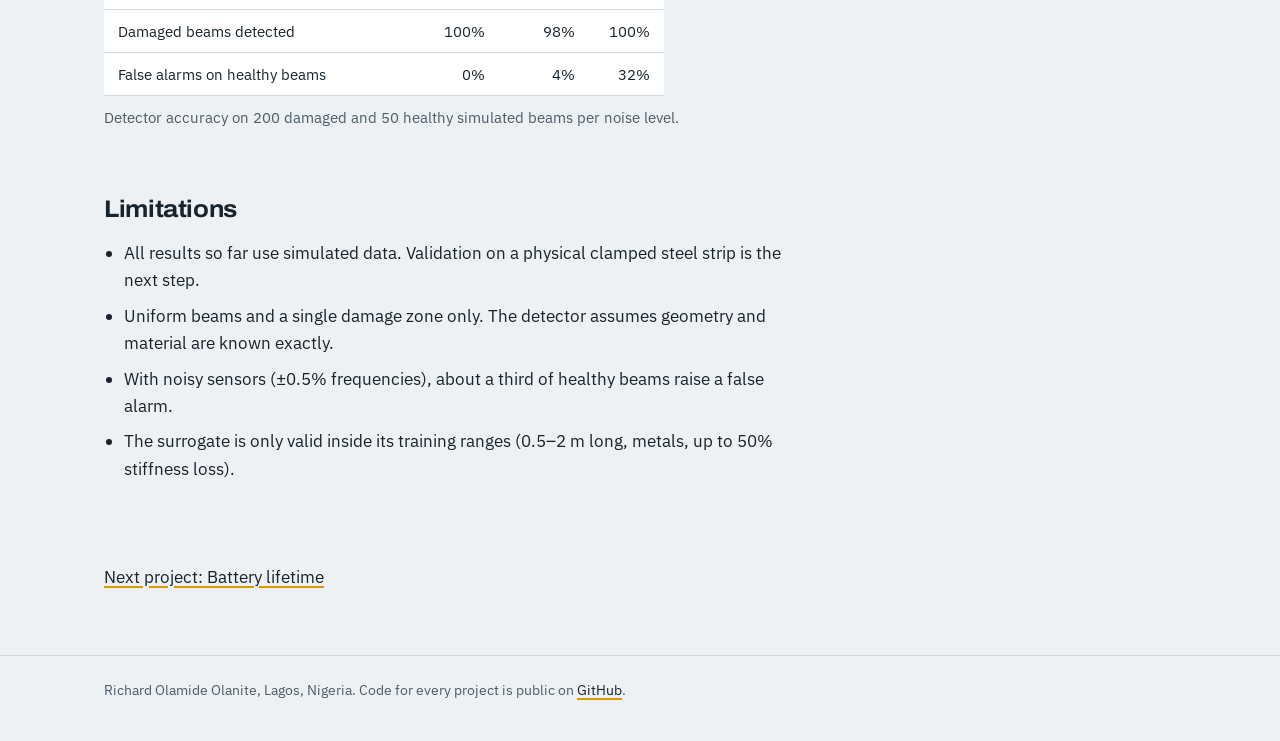
<file: projects/beamtwin.html>
<!doctype html>
<html lang="en">
<head>
<meta charset="utf-8">
<meta name="viewport" content="width=device-width, initial-scale=1">
<title>BeamTwin | Richard Olamide Olanite</title>
<meta name="description" content="Finite element model written from scratch, a physics-hybrid neural surrogate, and a Bayesian detector that locates damage from vibration readings. Deployed with a live demo.">
<meta property="og:title" content="BeamTwin | Richard Olamide Olanite">
<meta property="og:description" content="Finite element model written from scratch, a physics-hybrid neural surrogate, and a Bayesian detector that locates damage from vibration readings. Deployed with a live demo.">
<link rel="preconnect" href="https://fonts.googleapis.com">
<link rel="preconnect" href="https://fonts.gstatic.com" crossorigin>
<link href="https://fonts.googleapis.com/css2?family=Archivo:wdth,wght@100..125,600..800&family=IBM+Plex+Sans:wght@400;600&display=swap" rel="stylesheet">
<link rel="stylesheet" href="../css/style.css?v=5">
<link rel="icon" href="data:image/svg+xml,%3Csvg xmlns='http://www.w3.org/2000/svg' viewBox='0 0 32 32'%3E%3Cpath d='M4 6v20M4 16 C12 16 20 14 28 8' stroke='%2318232c' stroke-width='3' fill='none' stroke-linecap='round'/%3E%3C/svg%3E">
</head>
<body>
<header class="site-head"><div class="wrap">
  <a class="wordmark" href="../index.html">Richard Olamide Olanite</a>
  <nav class="site-nav" aria-label="Main">
    <a href="../index.html#work">Work</a>
    <a href="../index.html#about">About</a>
    <a href="../index.html#experience">Experience</a>
    <a href="../index.html#writing">Writing</a>
    <a href="../index.html#contact">Contact</a>
    <a href="../assets/Richard_Olanite_CV.pdf">CV (PDF)</a>
  </nav>
</div></header>
<main class="case"><div class="wrap">
<div class="case-head">
  <a class="back" href="../index.html#work">Back to all work</a>
  <h1>BeamTwin: a digital twin that finds damage in beams from their vibration</h1>
  <p class="lede">When a beam cracks it gets less stiff, and its natural frequencies drop. BeamTwin works backwards from those frequencies to say where the damage is and how bad it is.</p>
  <div class="facts"><div><strong>0.001%</strong><span>FEM vs textbook frequency error, first four modes</span></div><div><strong>55×</strong><span>lower surrogate error with physics built in</span></div><div><strong>0.3%</strong><span>median location error, low-noise sensors</span></div><div><strong>0.03 s</strong><span>per damage estimate</span></div></div>
  <div class="links"><a class="btn primary" href="https://github.com/thatboypage/beamtwin">Code on GitHub</a><a class="btn" href="https://beamtwin.onrender.com">Live demo</a></div>
</div>
<section class="prose"><h2>The problem</h2><p>Vibration-based structural health monitoring rests on a simple idea: damage lowers stiffness, and lower stiffness lowers natural frequencies. Turning a few measured frequencies back into a damage location is an inverse problem, and solving it needs thousands of simulations per estimate.</p><p>A finite element model is accurate but too slow to run thousands of times on demand. The question was whether a neural network could stand in for it without losing the small frequency shifts that damage causes (about 1.5% on average).</p></section>
<section><h2>What I did</h2><ol><li>Wrote an Euler-Bernoulli beam finite element solver from scratch and validated it against textbook formulas: tip deflection matches PL³/3EI exactly, and the first four natural frequencies agree to within 0.001%.</li><li>Trained two identical networks on the solver&#x27;s results. The plain one learns everything from 7 inputs. The hybrid one gets the healthy frequencies from the exact cantilever formula and learns only the damage-induced ratio, which dimensional analysis shows depends on just 2 inputs.</li><li>Built a Bayesian detector that scores 18,281 candidate damage states in one batch with the surrogate, and reports the most likely location and severity with 90% ranges and the probability that the beam is damaged at all.</li><li>Served it with FastAPI and Docker, tested with pytest in GitHub Actions, and deployed a web demo where you hide damage in a beam and watch the twin find it.</li></ol></section>
<section><h2>Results</h2><figure class="plot"><img src="../assets/fig/beam-surrogate.jpg" alt="Predicted vs true damage-induced frequency drop on 600 unseen beams. The hybrid surrogate (physics built in) sits on the diagonal." loading="lazy"><figcaption>Predicted vs true damage-induced frequency drop on 600 unseen beams. The hybrid surrogate (physics built in) sits on the diagonal.</figcaption></figure><figure class="plot"><img src="../assets/fig/beam-detection.jpg" alt="Probability maps of damage location and severity from noisy vibration data: an easy case near the clamp, and a harder one near the free tip, where the estimate is close but slightly off." loading="lazy"><figcaption>Probability maps of damage location and severity from noisy vibration data: an easy case near the clamp, and a harder one near the free tip, where the estimate is close but slightly off.</figcaption></figure><div class="table-scroll"><table><thead><tr><th scope="col"></th><th class="num" scope="col">Plain network</th><th class="num" scope="col">Hybrid (physics + network)</th></tr></thead><tbody><tr><td>Mean frequency error</td><td class="num">0.38–0.42%</td><td class="num">0.006–0.008%</td></tr><tr><td>Worst frequency error</td><td class="num">2.1–2.8%</td><td class="num">0.04–0.06%</td></tr><tr><td>Signal-to-error ratio</td><td class="num">3–4</td><td class="num">190–240</td></tr></tbody></table></div><p class="prose" style="color:var(--ink-2);font-size:.92rem;margin-top:10px">Test set: 600 unseen beams. Damage lowers frequencies by about 1.5% on average, so the plain network&#x27;s error is too large to see it reliably.</p><div class="table-scroll"><table><thead><tr><th scope="col">Sensor noise</th><th class="num" scope="col">Low</th><th class="num" scope="col">Medium</th><th class="num" scope="col">High</th></tr></thead><tbody><tr><td>Location error, median</td><td class="num">0.3% of length</td><td class="num">0.5%</td><td class="num">1.3%</td></tr><tr><td>Damaged beams detected</td><td class="num">100%</td><td class="num">98%</td><td class="num">100%</td></tr><tr><td>False alarms on healthy beams</td><td class="num">0%</td><td class="num">4%</td><td class="num">32%</td></tr></tbody></table></div><p class="prose" style="color:var(--ink-2);font-size:.92rem;margin-top:10px">Detector accuracy on 200 damaged and 50 healthy simulated beams per noise level.</p></section>
<section><h2>Limitations</h2><ul><li>All results so far use simulated data. Validation on a physical clamped steel strip is the next step.</li><li>Uniform beams and a single damage zone only. The detector assumes geometry and material are known exactly.</li><li>With noisy sensors (±0.5% frequencies), about a third of healthy beams raise a false alarm.</li><li>The surrogate is only valid inside its training ranges (0.5–2 m long, metals, up to 50% stiffness loss).</li></ul></section>
<div class="next"><a href="battery-lifetime.html">Next project: Battery lifetime</a></div>
</div></main>
<footer class="site-foot"><div class="wrap">
  Richard Olamide Olanite, Lagos, Nigeria. Code for every project is public on <a href="https://github.com/thatboypage">GitHub</a>.
</div></footer>

</body>
</html>
</file>
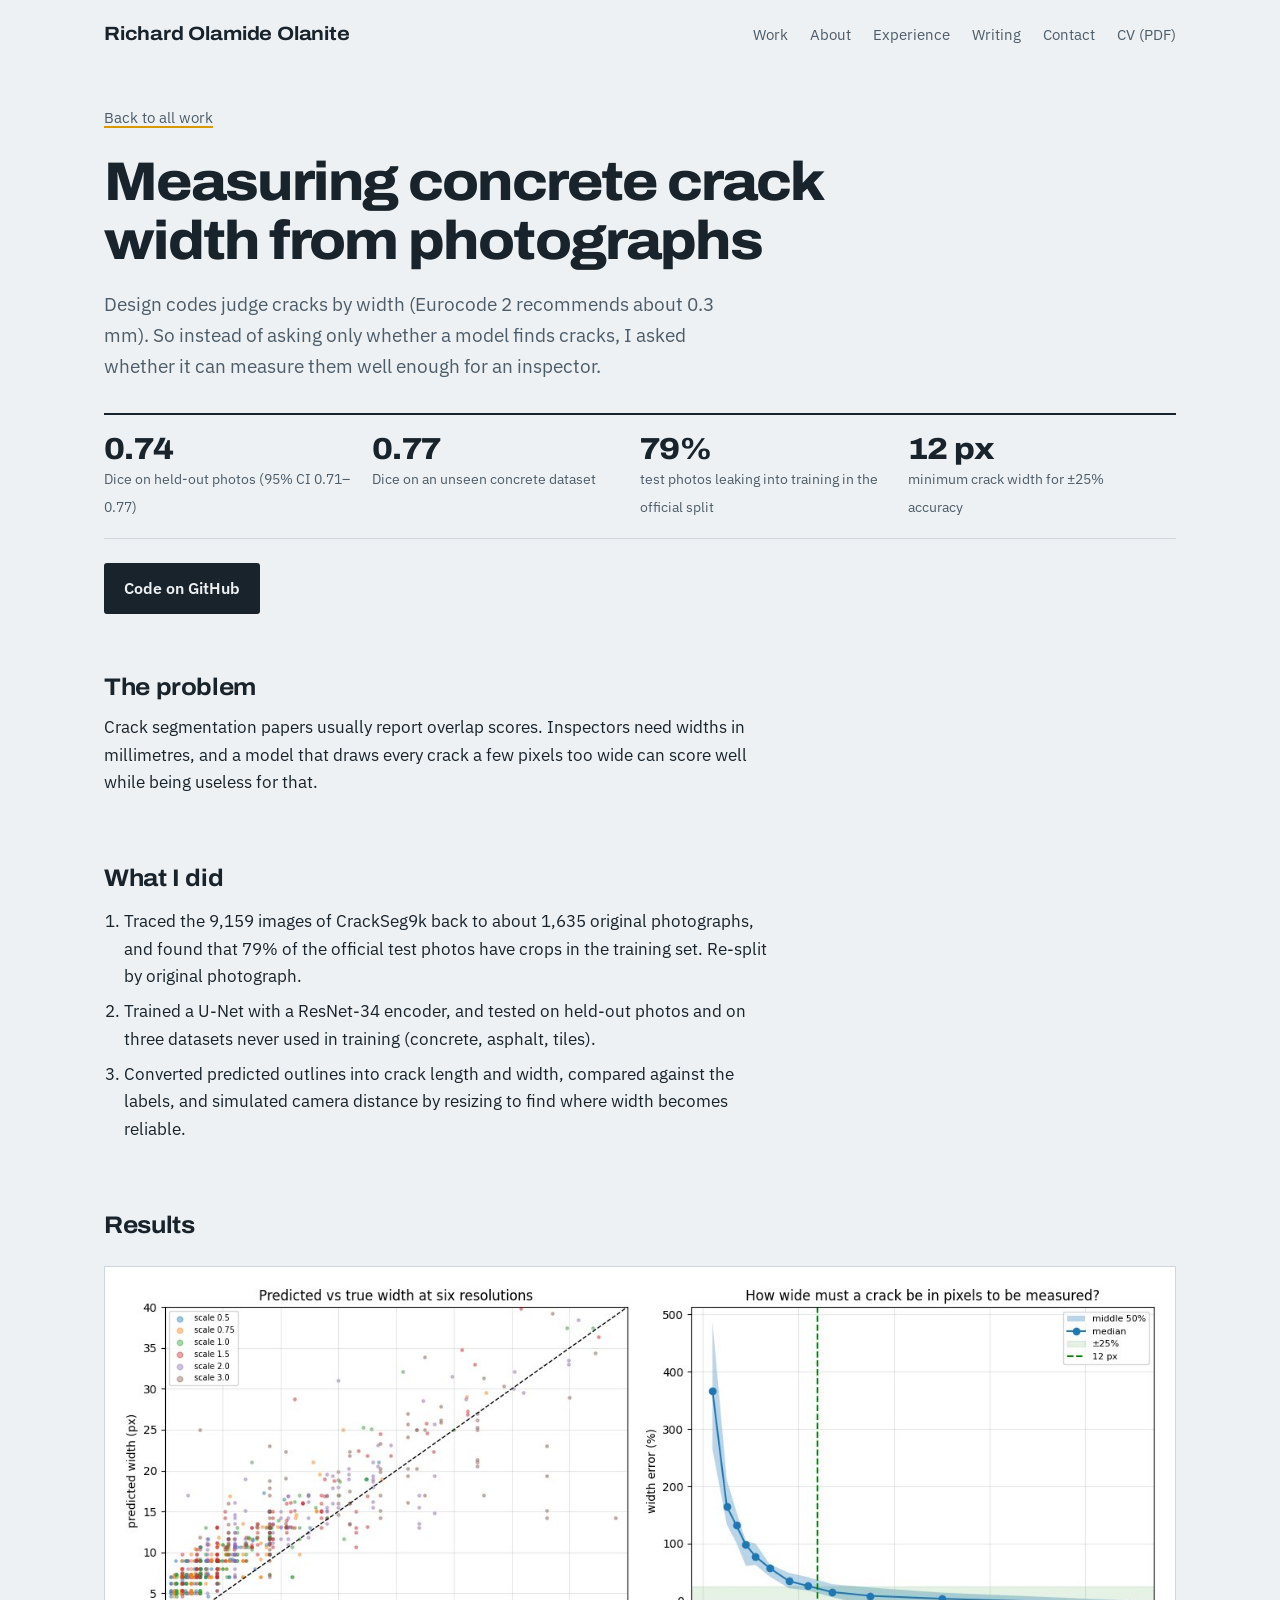
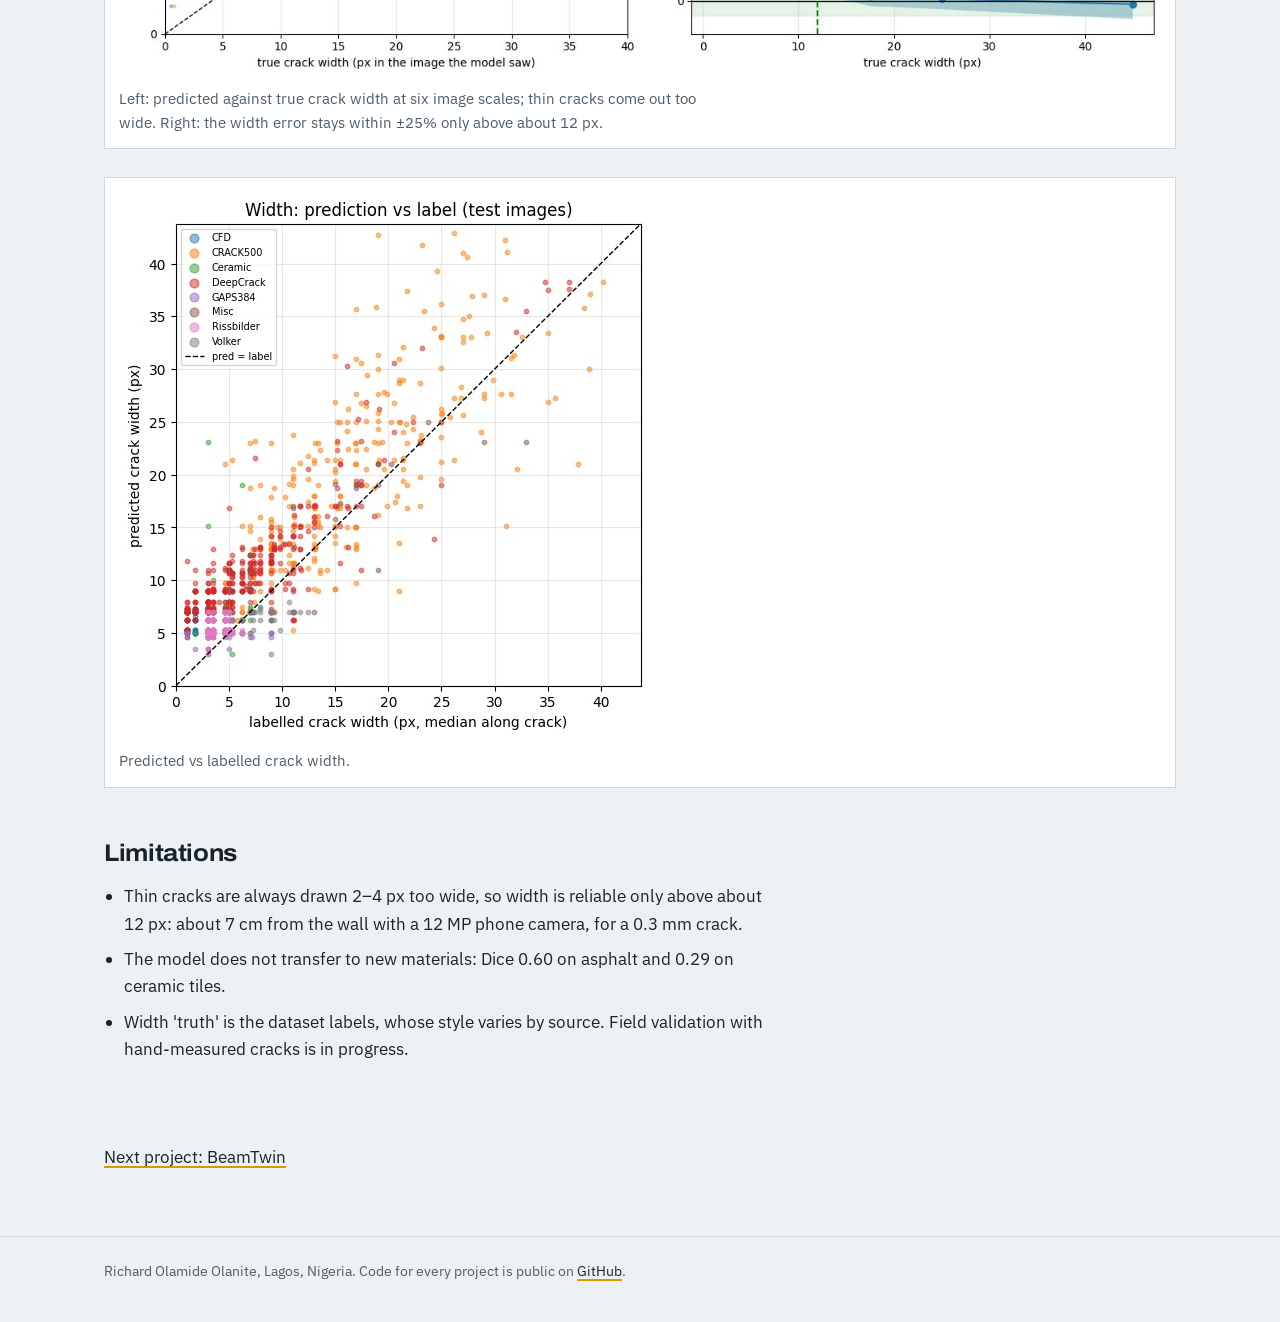
<file: projects/crack-segmentation.html>
<!doctype html>
<html lang="en">
<head>
<meta charset="utf-8">
<meta name="viewport" content="width=device-width, initial-scale=1">
<title>Crack segmentation | Richard Olamide Olanite</title>
<meta name="description" content="A U-Net finds cracks in concrete photos and turns them into length and width. The engineering question: under what photo conditions is the width reliable enough for inspection?">
<meta property="og:title" content="Crack segmentation | Richard Olamide Olanite">
<meta property="og:description" content="A U-Net finds cracks in concrete photos and turns them into length and width. The engineering question: under what photo conditions is the width reliable enough for inspection?">
<link rel="preconnect" href="https://fonts.googleapis.com">
<link rel="preconnect" href="https://fonts.gstatic.com" crossorigin>
<link href="https://fonts.googleapis.com/css2?family=Archivo:wdth,wght@100..125,600..800&family=IBM+Plex+Sans:wght@400;600&display=swap" rel="stylesheet">
<link rel="stylesheet" href="../css/style.css?v=5">
<link rel="icon" href="data:image/svg+xml,%3Csvg xmlns='http://www.w3.org/2000/svg' viewBox='0 0 32 32'%3E%3Cpath d='M4 6v20M4 16 C12 16 20 14 28 8' stroke='%2318232c' stroke-width='3' fill='none' stroke-linecap='round'/%3E%3C/svg%3E">
</head>
<body>
<header class="site-head"><div class="wrap">
  <a class="wordmark" href="../index.html">Richard Olamide Olanite</a>
  <nav class="site-nav" aria-label="Main">
    <a href="../index.html#work">Work</a>
    <a href="../index.html#about">About</a>
    <a href="../index.html#experience">Experience</a>
    <a href="../index.html#writing">Writing</a>
    <a href="../index.html#contact">Contact</a>
    <a href="../assets/Richard_Olanite_CV.pdf">CV (PDF)</a>
  </nav>
</div></header>
<main class="case"><div class="wrap">
<div class="case-head">
  <a class="back" href="../index.html#work">Back to all work</a>
  <h1>Measuring concrete crack width from photographs</h1>
  <p class="lede">Design codes judge cracks by width (Eurocode 2 recommends about 0.3 mm). So instead of asking only whether a model finds cracks, I asked whether it can measure them well enough for an inspector.</p>
  <div class="facts"><div><strong>0.74</strong><span>Dice on held-out photos (95% CI 0.71–0.77)</span></div><div><strong>0.77</strong><span>Dice on an unseen concrete dataset</span></div><div><strong>79%</strong><span>test photos leaking into training in the official split</span></div><div><strong>12 px</strong><span>minimum crack width for ±25% accuracy</span></div></div>
  <div class="links"><a class="btn primary" href="https://github.com/thatboypage/concrete-crack-segmentation">Code on GitHub</a></div>
</div>
<section class="prose"><h2>The problem</h2><p>Crack segmentation papers usually report overlap scores. Inspectors need widths in millimetres, and a model that draws every crack a few pixels too wide can score well while being useless for that.</p></section>
<section><h2>What I did</h2><ol><li>Traced the 9,159 images of CrackSeg9k back to about 1,635 original photographs, and found that 79% of the official test photos have crops in the training set. Re-split by original photograph.</li><li>Trained a U-Net with a ResNet-34 encoder, and tested on held-out photos and on three datasets never used in training (concrete, asphalt, tiles).</li><li>Converted predicted outlines into crack length and width, compared against the labels, and simulated camera distance by resizing to find where width becomes reliable.</li></ol></section>
<section><h2>Results</h2><figure class="plot"><img src="../assets/fig/crack-resolution.jpg" alt="Left: predicted against true crack width at six image scales; thin cracks come out too wide. Right: the width error stays within ±25% only above about 12 px." loading="lazy"><figcaption>Left: predicted against true crack width at six image scales; thin cracks come out too wide. Right: the width error stays within ±25% only above about 12 px.</figcaption></figure><figure class="plot"><img src="../assets/fig/crack-width.jpg" alt="Predicted vs labelled crack width." loading="lazy"><figcaption>Predicted vs labelled crack width.</figcaption></figure></section>
<section><h2>Limitations</h2><ul><li>Thin cracks are always drawn 2–4 px too wide, so width is reliable only above about 12 px: about 7 cm from the wall with a 12 MP phone camera, for a 0.3 mm crack.</li><li>The model does not transfer to new materials: Dice 0.60 on asphalt and 0.29 on ceramic tiles.</li><li>Width &#x27;truth&#x27; is the dataset labels, whose style varies by source. Field validation with hand-measured cracks is in progress.</li></ul></section>
<div class="next"><a href="beamtwin.html">Next project: BeamTwin</a></div>
</div></main>
<footer class="site-foot"><div class="wrap">
  Richard Olamide Olanite, Lagos, Nigeria. Code for every project is public on <a href="https://github.com/thatboypage">GitHub</a>.
</div></footer>

</body>
</html>
</file>
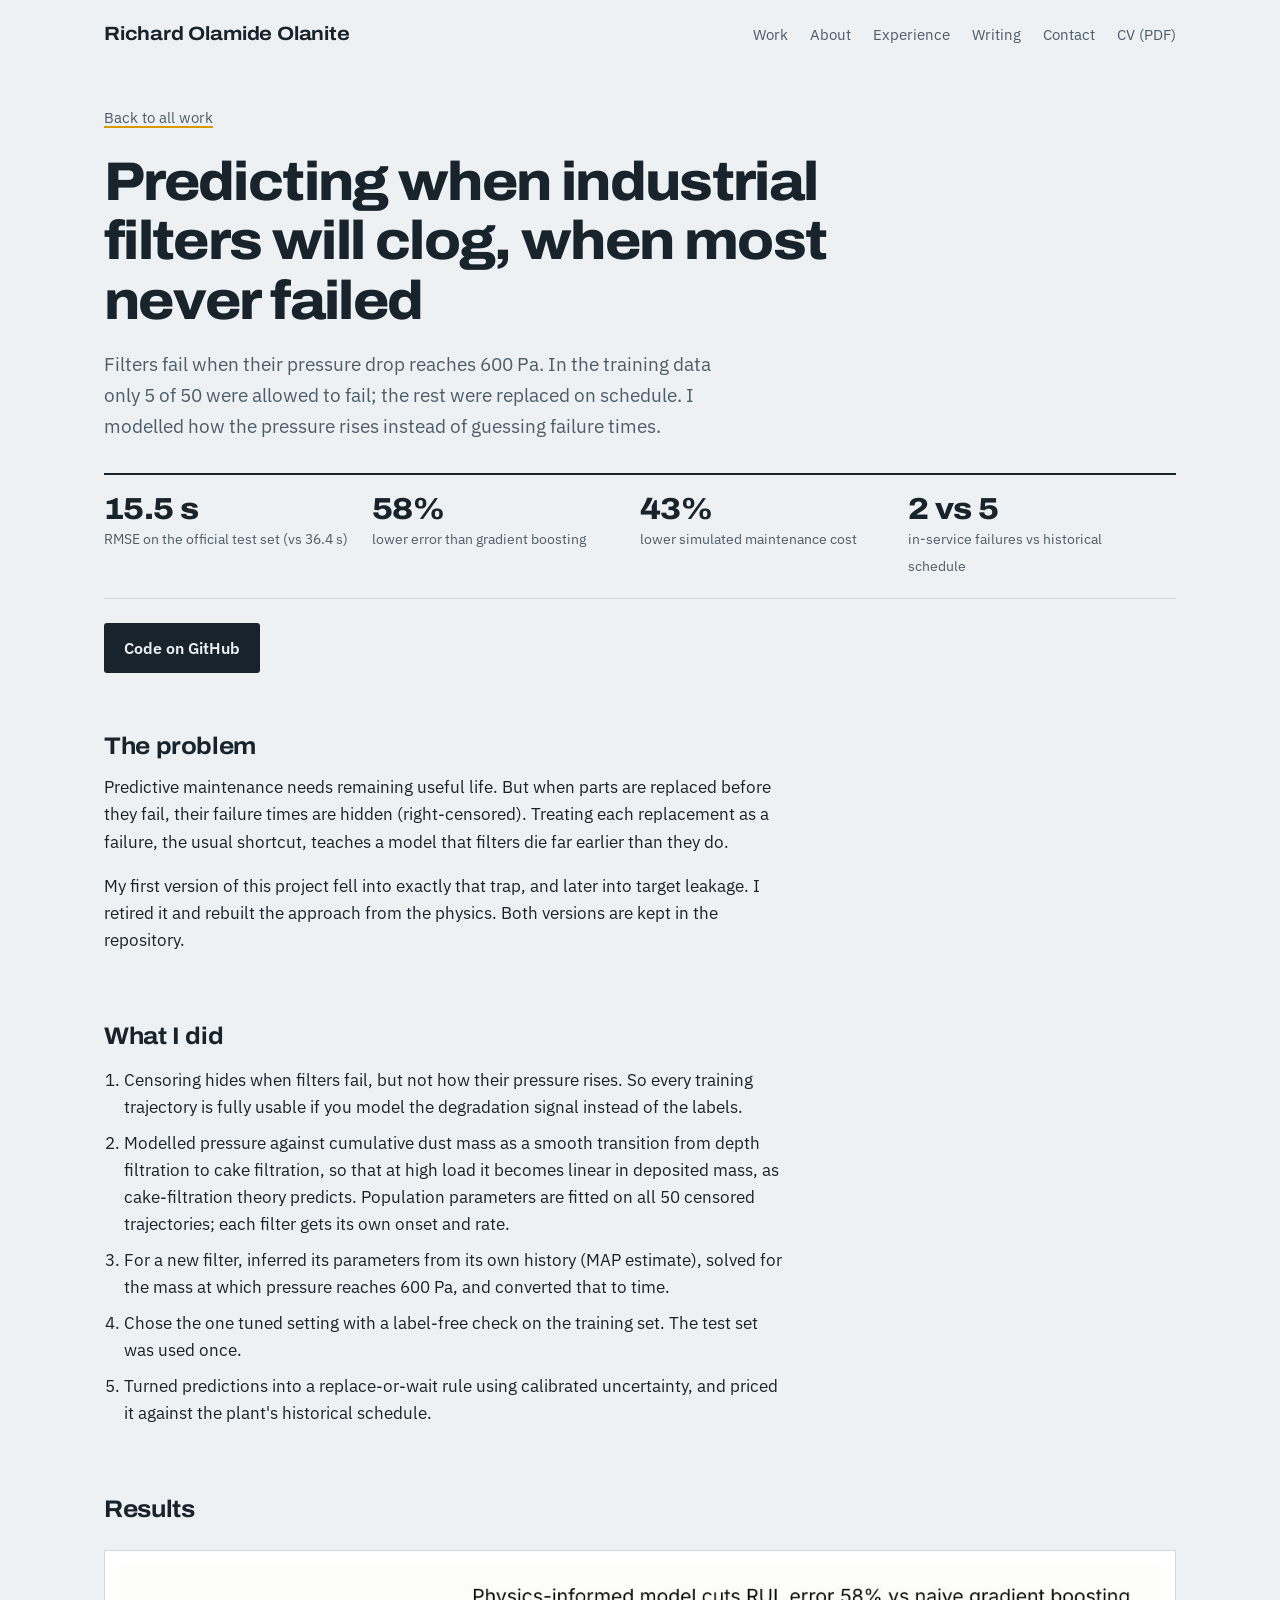
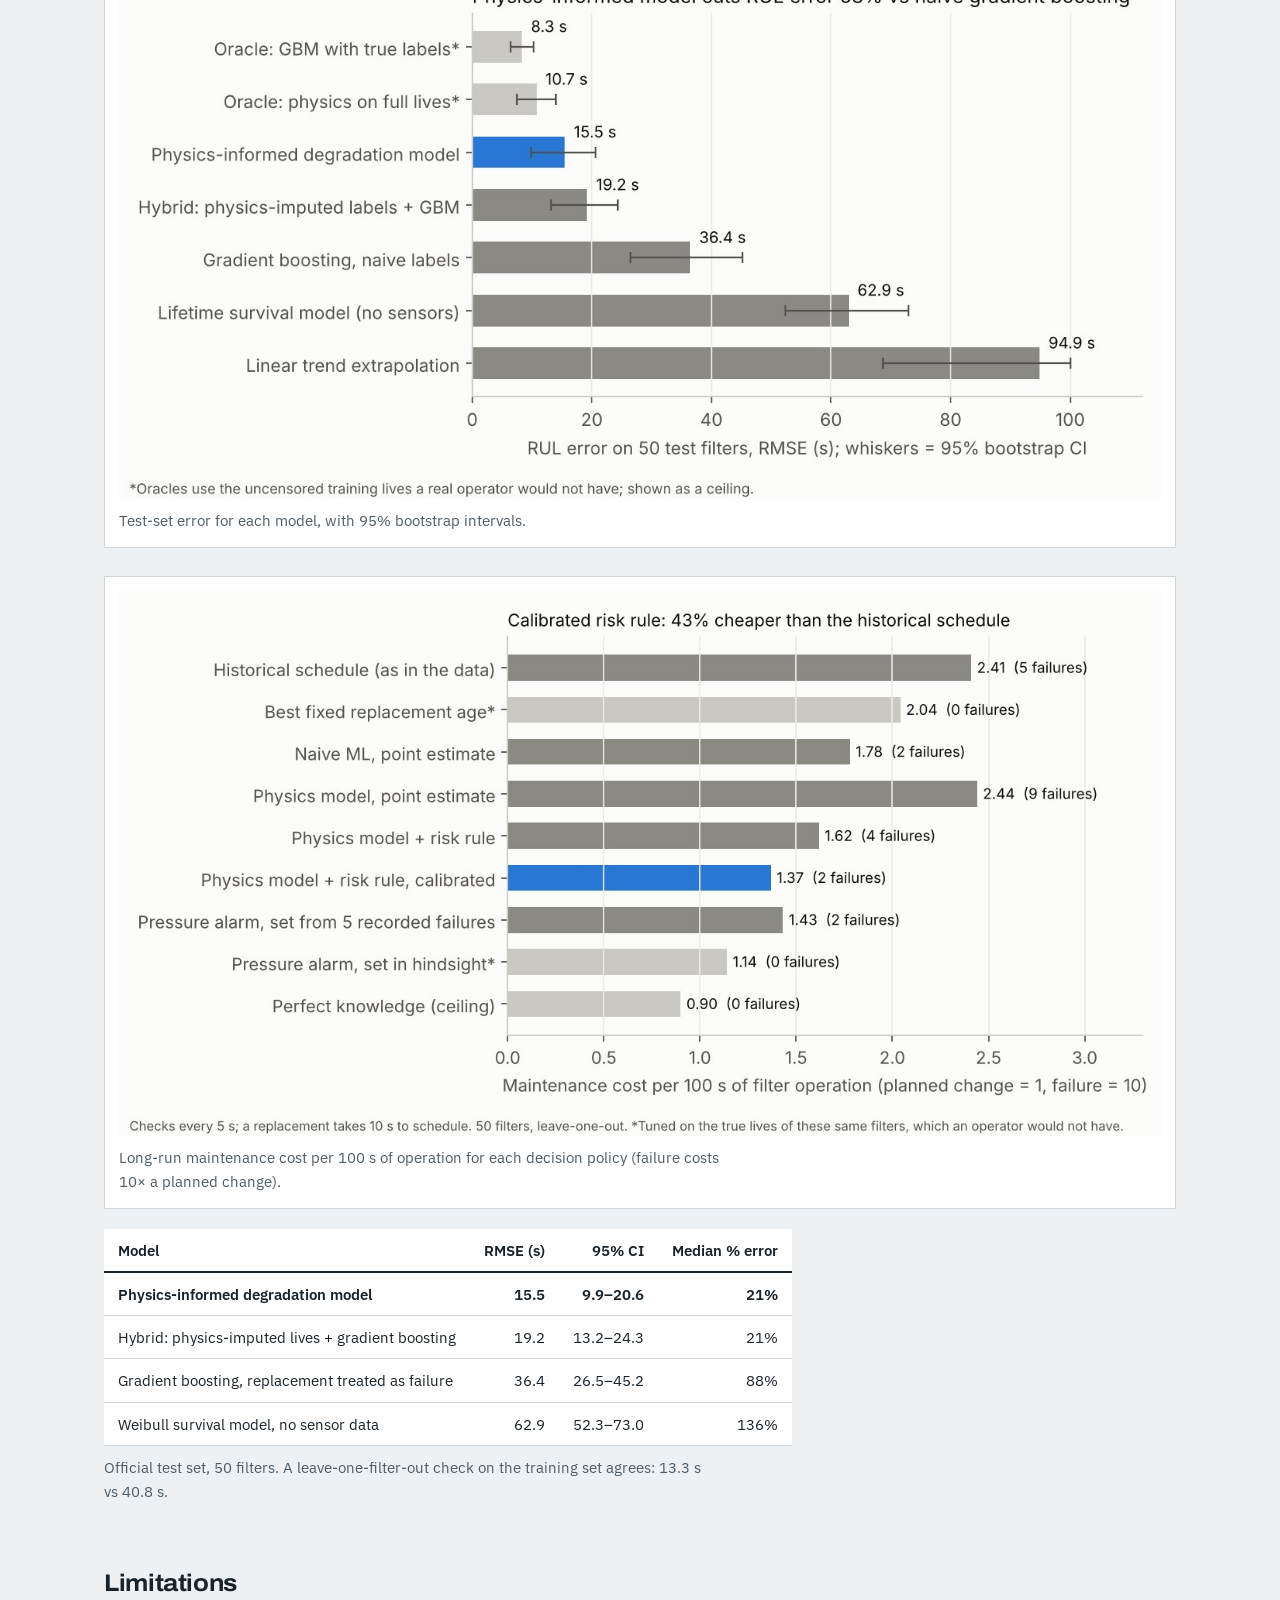
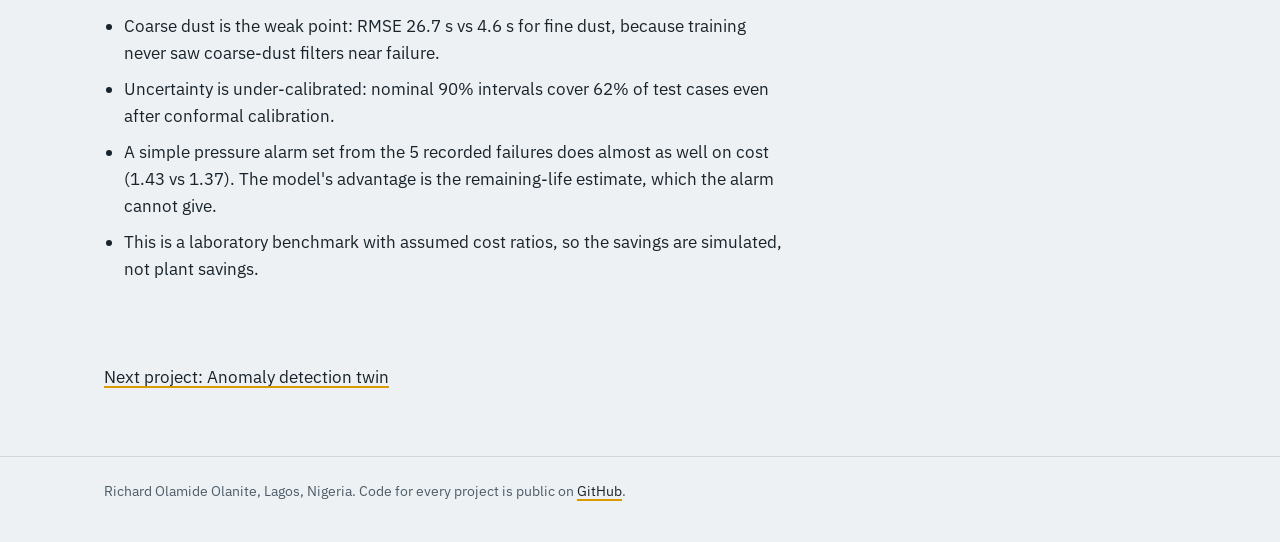
<file: projects/filter-rul.html>
<!doctype html>
<html lang="en">
<head>
<meta charset="utf-8">
<meta name="viewport" content="width=device-width, initial-scale=1">
<title>Filter remaining life | Richard Olamide Olanite</title>
<meta name="description" content="A physics-informed clogging model predicts remaining useful life from right-censored data, then turns its uncertainty into replace-or-wait maintenance decisions.">
<meta property="og:title" content="Filter remaining life | Richard Olamide Olanite">
<meta property="og:description" content="A physics-informed clogging model predicts remaining useful life from right-censored data, then turns its uncertainty into replace-or-wait maintenance decisions.">
<link rel="preconnect" href="https://fonts.googleapis.com">
<link rel="preconnect" href="https://fonts.gstatic.com" crossorigin>
<link href="https://fonts.googleapis.com/css2?family=Archivo:wdth,wght@100..125,600..800&family=IBM+Plex+Sans:wght@400;600&display=swap" rel="stylesheet">
<link rel="stylesheet" href="../css/style.css?v=5">
<link rel="icon" href="data:image/svg+xml,%3Csvg xmlns='http://www.w3.org/2000/svg' viewBox='0 0 32 32'%3E%3Cpath d='M4 6v20M4 16 C12 16 20 14 28 8' stroke='%2318232c' stroke-width='3' fill='none' stroke-linecap='round'/%3E%3C/svg%3E">
</head>
<body>
<header class="site-head"><div class="wrap">
  <a class="wordmark" href="../index.html">Richard Olamide Olanite</a>
  <nav class="site-nav" aria-label="Main">
    <a href="../index.html#work">Work</a>
    <a href="../index.html#about">About</a>
    <a href="../index.html#experience">Experience</a>
    <a href="../index.html#writing">Writing</a>
    <a href="../index.html#contact">Contact</a>
    <a href="../assets/Richard_Olanite_CV.pdf">CV (PDF)</a>
  </nav>
</div></header>
<main class="case"><div class="wrap">
<div class="case-head">
  <a class="back" href="../index.html#work">Back to all work</a>
  <h1>Predicting when industrial filters will clog, when most never failed</h1>
  <p class="lede">Filters fail when their pressure drop reaches 600 Pa. In the training data only 5 of 50 were allowed to fail; the rest were replaced on schedule. I modelled how the pressure rises instead of guessing failure times.</p>
  <div class="facts"><div><strong>15.5 s</strong><span>RMSE on the official test set (vs 36.4 s)</span></div><div><strong>58%</strong><span>lower error than gradient boosting</span></div><div><strong>43%</strong><span>lower simulated maintenance cost</span></div><div><strong>2 vs 5</strong><span>in-service failures vs historical schedule</span></div></div>
  <div class="links"><a class="btn primary" href="https://github.com/thatboypage/industrial-filter-predictive-maintenance">Code on GitHub</a></div>
</div>
<section class="prose"><h2>The problem</h2><p>Predictive maintenance needs remaining useful life. But when parts are replaced before they fail, their failure times are hidden (right-censored). Treating each replacement as a failure, the usual shortcut, teaches a model that filters die far earlier than they do.</p><p>My first version of this project fell into exactly that trap, and later into target leakage. I retired it and rebuilt the approach from the physics. Both versions are kept in the repository.</p></section>
<section><h2>What I did</h2><ol><li>Censoring hides when filters fail, but not how their pressure rises. So every training trajectory is fully usable if you model the degradation signal instead of the labels.</li><li>Modelled pressure against cumulative dust mass as a smooth transition from depth filtration to cake filtration, so that at high load it becomes linear in deposited mass, as cake-filtration theory predicts. Population parameters are fitted on all 50 censored trajectories; each filter gets its own onset and rate.</li><li>For a new filter, inferred its parameters from its own history (MAP estimate), solved for the mass at which pressure reaches 600 Pa, and converted that to time.</li><li>Chose the one tuned setting with a label-free check on the training set. The test set was used once.</li><li>Turned predictions into a replace-or-wait rule using calibrated uncertainty, and priced it against the plant&#x27;s historical schedule.</li></ol></section>
<section><h2>Results</h2><figure class="plot"><img src="../assets/fig/rul-comparison.jpg" alt="Test-set error for each model, with 95% bootstrap intervals." loading="lazy"><figcaption>Test-set error for each model, with 95% bootstrap intervals.</figcaption></figure><figure class="plot"><img src="../assets/fig/rul-costs.jpg" alt="Long-run maintenance cost per 100 s of operation for each decision policy (failure costs 10× a planned change)." loading="lazy"><figcaption>Long-run maintenance cost per 100 s of operation for each decision policy (failure costs 10× a planned change).</figcaption></figure><div class="table-scroll"><table><thead><tr><th scope="col">Model</th><th class="num" scope="col">RMSE (s)</th><th class="num" scope="col">95% CI</th><th class="num" scope="col">Median % error</th></tr></thead><tbody><tr class="best"><td>Physics-informed degradation model</td><td class="num">15.5</td><td class="num">9.9–20.6</td><td class="num">21%</td></tr><tr><td>Hybrid: physics-imputed lives + gradient boosting</td><td class="num">19.2</td><td class="num">13.2–24.3</td><td class="num">21%</td></tr><tr><td>Gradient boosting, replacement treated as failure</td><td class="num">36.4</td><td class="num">26.5–45.2</td><td class="num">88%</td></tr><tr><td>Weibull survival model, no sensor data</td><td class="num">62.9</td><td class="num">52.3–73.0</td><td class="num">136%</td></tr></tbody></table></div><p class="prose" style="color:var(--ink-2);font-size:.92rem;margin-top:10px">Official test set, 50 filters. A leave-one-filter-out check on the training set agrees: 13.3 s vs 40.8 s.</p></section>
<section><h2>Limitations</h2><ul><li>Coarse dust is the weak point: RMSE 26.7 s vs 4.6 s for fine dust, because training never saw coarse-dust filters near failure.</li><li>Uncertainty is under-calibrated: nominal 90% intervals cover 62% of test cases even after conformal calibration.</li><li>A simple pressure alarm set from the 5 recorded failures does almost as well on cost (1.43 vs 1.37). The model&#x27;s advantage is the remaining-life estimate, which the alarm cannot give.</li><li>This is a laboratory benchmark with assumed cost ratios, so the savings are simulated, not plant savings.</li></ul></section>
<div class="next"><a href="anomaly-twin.html">Next project: Anomaly detection twin</a></div>
</div></main>
<footer class="site-foot"><div class="wrap">
  Richard Olamide Olanite, Lagos, Nigeria. Code for every project is public on <a href="https://github.com/thatboypage">GitHub</a>.
</div></footer>

</body>
</html>
</file>
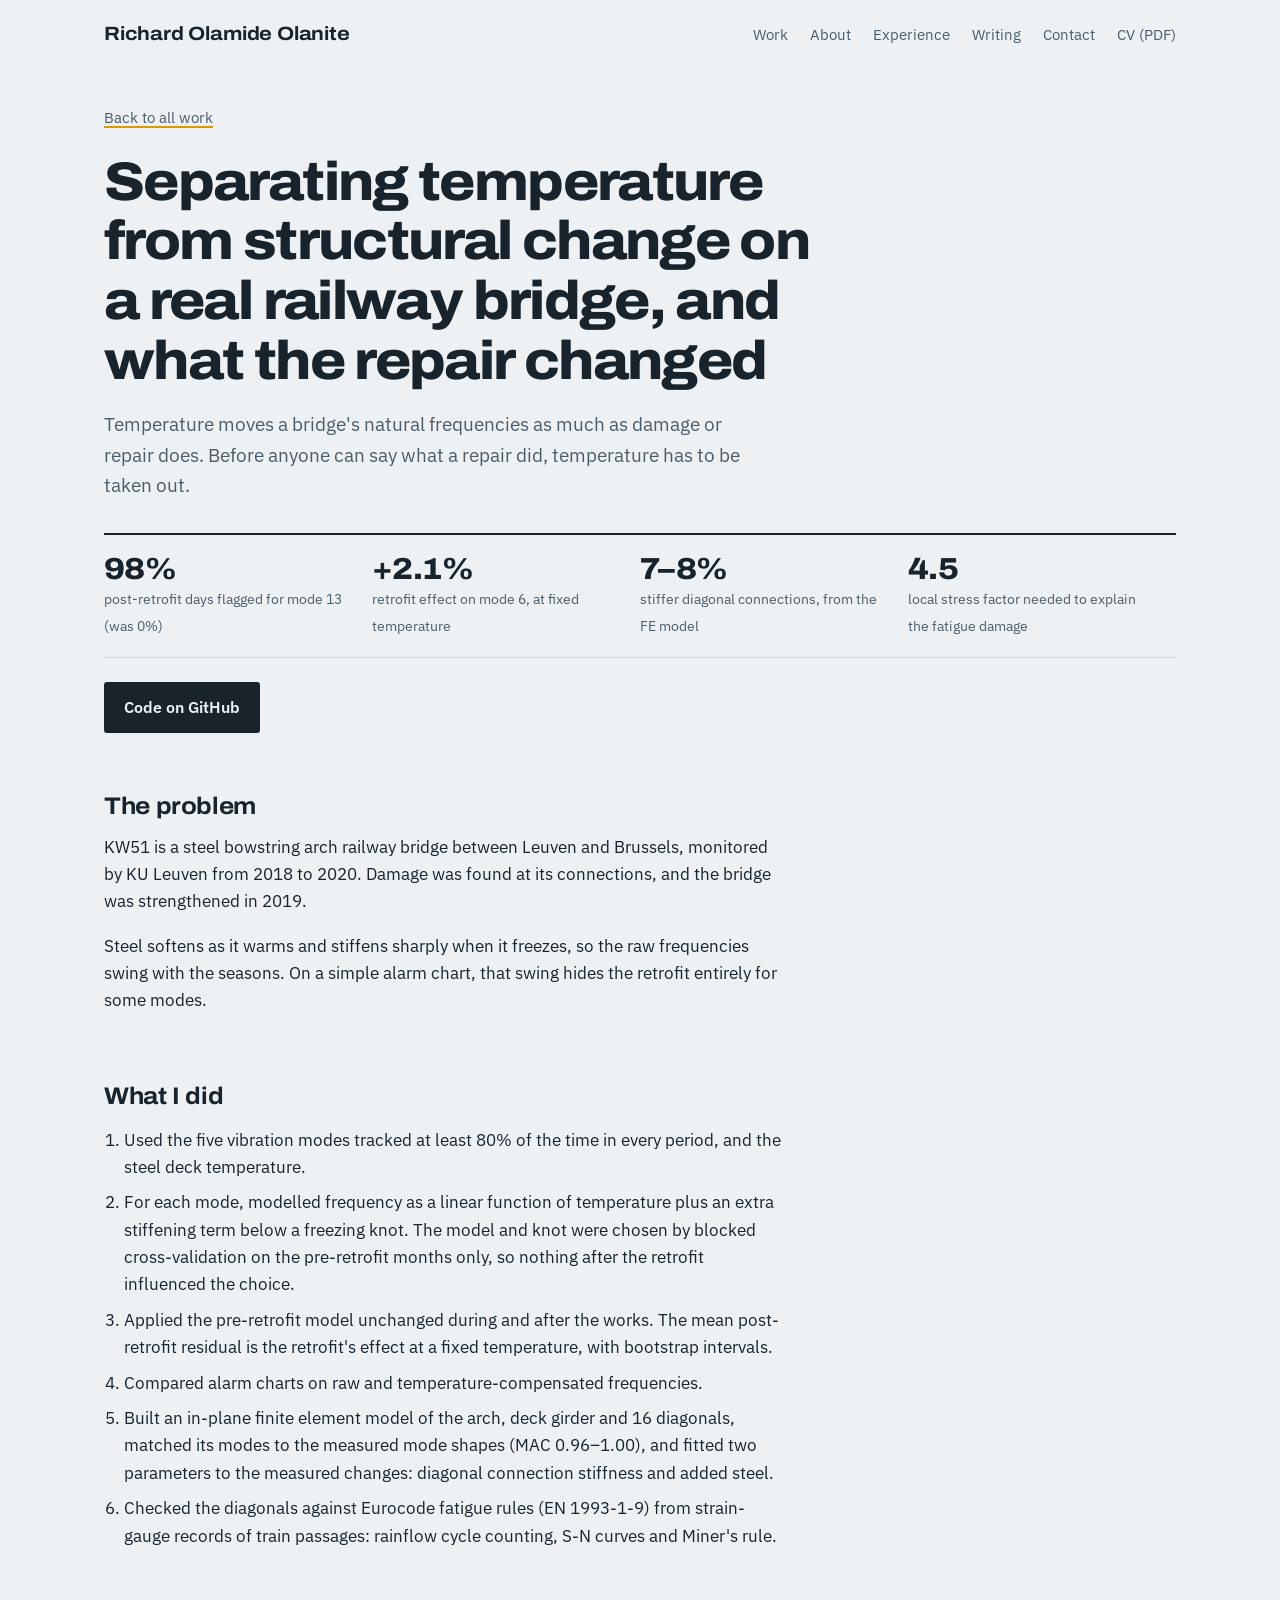
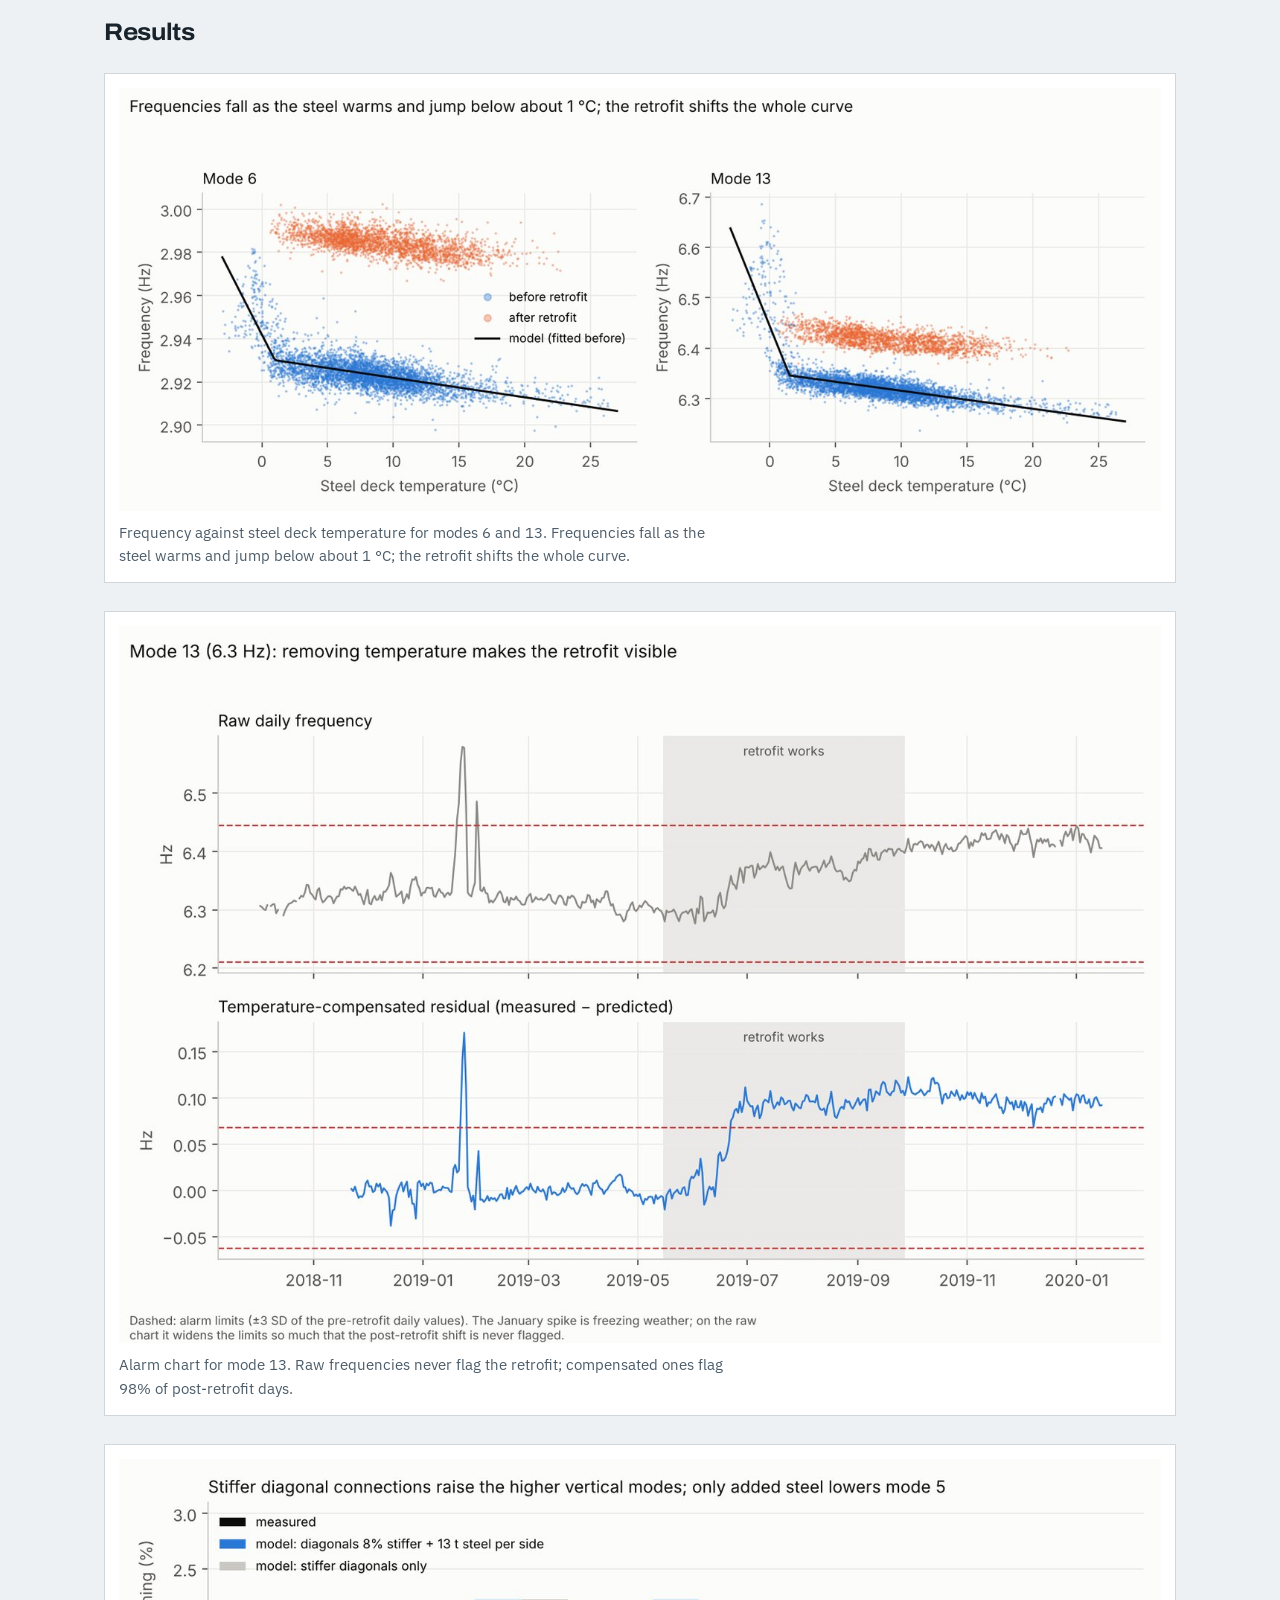
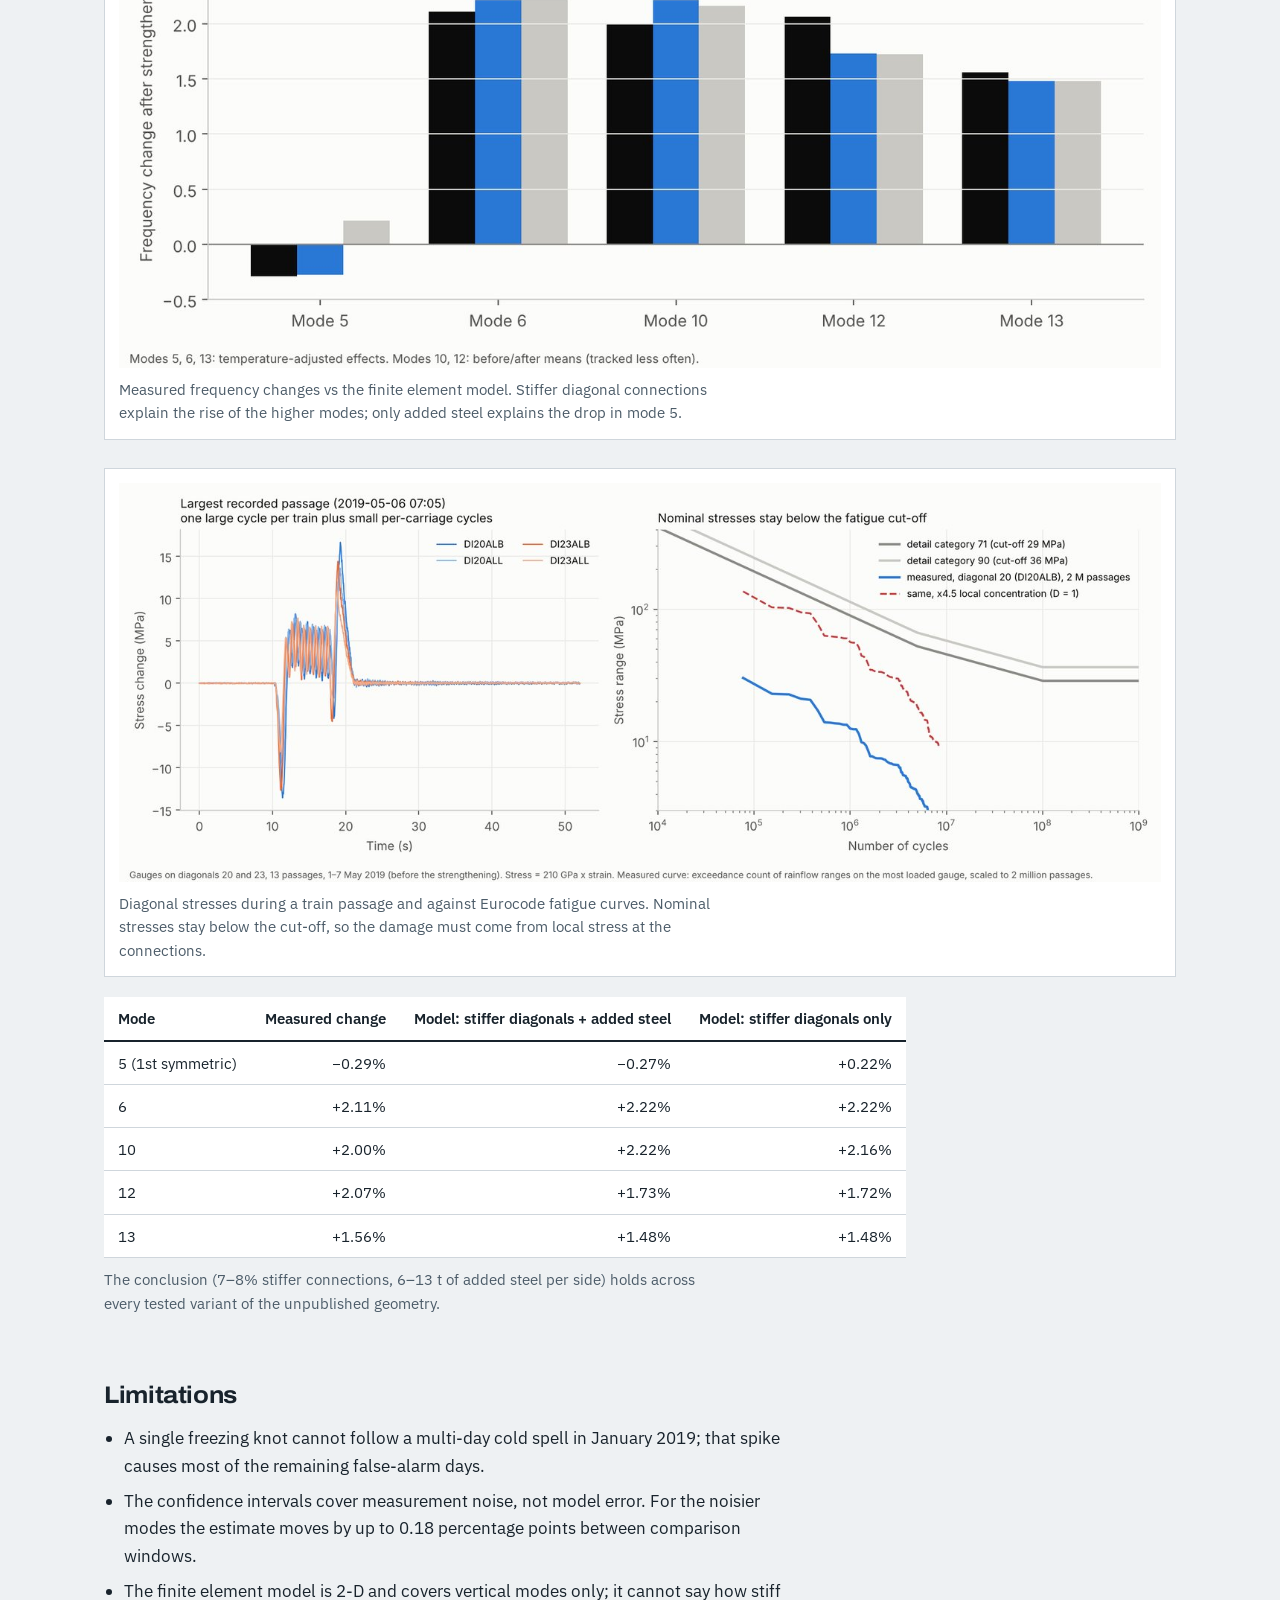
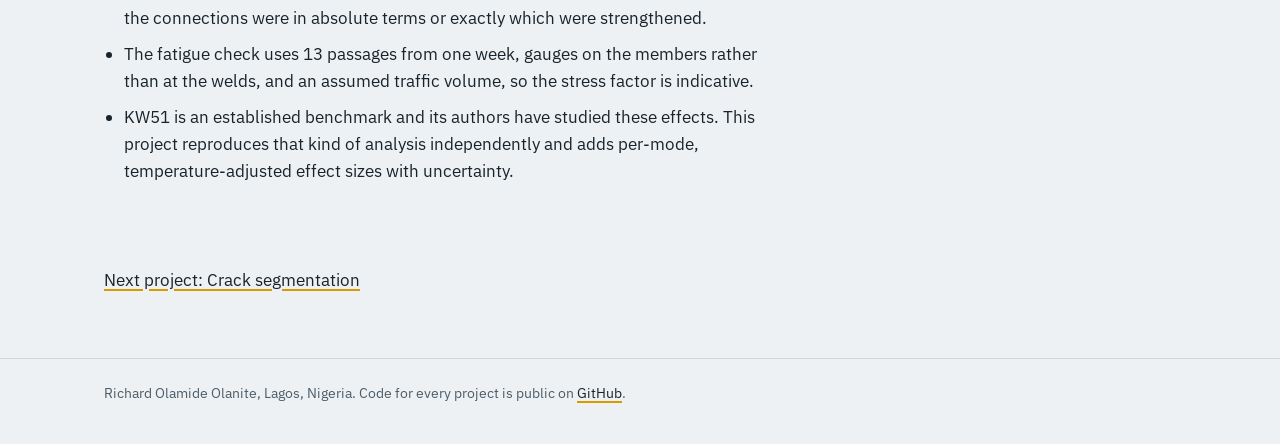
<file: projects/kw51-bridge.html>
<!doctype html>
<html lang="en">
<head>
<meta charset="utf-8">
<meta name="viewport" content="width=device-width, initial-scale=1">
<title>KW51 railway bridge | Richard Olamide Olanite</title>
<meta name="description" content="15 months of measured data from the KW51 steel railway bridge in Leuven. A temperature model learned before a retrofit reveals what the retrofit changed, a finite element model explains it structurally, and a fatigue check shows why the damage was local.">
<meta property="og:title" content="KW51 railway bridge | Richard Olamide Olanite">
<meta property="og:description" content="15 months of measured data from the KW51 steel railway bridge in Leuven. A temperature model learned before a retrofit reveals what the retrofit changed, a finite element model explains it structurally, and a fatigue check shows why the damage was local.">
<link rel="preconnect" href="https://fonts.googleapis.com">
<link rel="preconnect" href="https://fonts.gstatic.com" crossorigin>
<link href="https://fonts.googleapis.com/css2?family=Archivo:wdth,wght@100..125,600..800&family=IBM+Plex+Sans:wght@400;600&display=swap" rel="stylesheet">
<link rel="stylesheet" href="../css/style.css?v=5">
<link rel="icon" href="data:image/svg+xml,%3Csvg xmlns='http://www.w3.org/2000/svg' viewBox='0 0 32 32'%3E%3Cpath d='M4 6v20M4 16 C12 16 20 14 28 8' stroke='%2318232c' stroke-width='3' fill='none' stroke-linecap='round'/%3E%3C/svg%3E">
</head>
<body>
<header class="site-head"><div class="wrap">
  <a class="wordmark" href="../index.html">Richard Olamide Olanite</a>
  <nav class="site-nav" aria-label="Main">
    <a href="../index.html#work">Work</a>
    <a href="../index.html#about">About</a>
    <a href="../index.html#experience">Experience</a>
    <a href="../index.html#writing">Writing</a>
    <a href="../index.html#contact">Contact</a>
    <a href="../assets/Richard_Olanite_CV.pdf">CV (PDF)</a>
  </nav>
</div></header>
<main class="case"><div class="wrap">
<div class="case-head">
  <a class="back" href="../index.html#work">Back to all work</a>
  <h1>Separating temperature from structural change on a real railway bridge, and what the repair changed</h1>
  <p class="lede">Temperature moves a bridge&#x27;s natural frequencies as much as damage or repair does. Before anyone can say what a repair did, temperature has to be taken out.</p>
  <div class="facts"><div><strong>98%</strong><span>post-retrofit days flagged for mode 13 (was 0%)</span></div><div><strong>+2.1%</strong><span>retrofit effect on mode 6, at fixed temperature</span></div><div><strong>7–8%</strong><span>stiffer diagonal connections, from the FE model</span></div><div><strong>4.5</strong><span>local stress factor needed to explain the fatigue damage</span></div></div>
  <div class="links"><a class="btn primary" href="https://github.com/thatboypage/kw51-bridge-monitoring">Code on GitHub</a></div>
</div>
<section class="prose"><h2>The problem</h2><p>KW51 is a steel bowstring arch railway bridge between Leuven and Brussels, monitored by KU Leuven from 2018 to 2020. Damage was found at its connections, and the bridge was strengthened in 2019.</p><p>Steel softens as it warms and stiffens sharply when it freezes, so the raw frequencies swing with the seasons. On a simple alarm chart, that swing hides the retrofit entirely for some modes.</p></section>
<section><h2>What I did</h2><ol><li>Used the five vibration modes tracked at least 80% of the time in every period, and the steel deck temperature.</li><li>For each mode, modelled frequency as a linear function of temperature plus an extra stiffening term below a freezing knot. The model and knot were chosen by blocked cross-validation on the pre-retrofit months only, so nothing after the retrofit influenced the choice.</li><li>Applied the pre-retrofit model unchanged during and after the works. The mean post-retrofit residual is the retrofit&#x27;s effect at a fixed temperature, with bootstrap intervals.</li><li>Compared alarm charts on raw and temperature-compensated frequencies.</li><li>Built an in-plane finite element model of the arch, deck girder and 16 diagonals, matched its modes to the measured mode shapes (MAC 0.96–1.00), and fitted two parameters to the measured changes: diagonal connection stiffness and added steel.</li><li>Checked the diagonals against Eurocode fatigue rules (EN 1993-1-9) from strain-gauge records of train passages: rainflow cycle counting, S-N curves and Miner&#x27;s rule.</li></ol></section>
<section><h2>Results</h2><figure class="plot"><img src="../assets/fig/kw51-temperature.jpg" alt="Frequency against steel deck temperature for modes 6 and 13. Frequencies fall as the steel warms and jump below about 1 °C; the retrofit shifts the whole curve." loading="lazy"><figcaption>Frequency against steel deck temperature for modes 6 and 13. Frequencies fall as the steel warms and jump below about 1 °C; the retrofit shifts the whole curve.</figcaption></figure><figure class="plot"><img src="../assets/fig/kw51-chart.jpg" alt="Alarm chart for mode 13. Raw frequencies never flag the retrofit; compensated ones flag 98% of post-retrofit days." loading="lazy"><figcaption>Alarm chart for mode 13. Raw frequencies never flag the retrofit; compensated ones flag 98% of post-retrofit days.</figcaption></figure><figure class="plot"><img src="../assets/fig/kw51-fe.jpg" alt="Measured frequency changes vs the finite element model. Stiffer diagonal connections explain the rise of the higher modes; only added steel explains the drop in mode 5." loading="lazy"><figcaption>Measured frequency changes vs the finite element model. Stiffer diagonal connections explain the rise of the higher modes; only added steel explains the drop in mode 5.</figcaption></figure><figure class="plot"><img src="../assets/fig/kw51-fatigue.jpg" alt="Diagonal stresses during a train passage and against Eurocode fatigue curves. Nominal stresses stay below the cut-off, so the damage must come from local stress at the connections." loading="lazy"><figcaption>Diagonal stresses during a train passage and against Eurocode fatigue curves. Nominal stresses stay below the cut-off, so the damage must come from local stress at the connections.</figcaption></figure><div class="table-scroll"><table><thead><tr><th scope="col">Mode</th><th class="num" scope="col">Measured change</th><th class="num" scope="col">Model: stiffer diagonals + added steel</th><th class="num" scope="col">Model: stiffer diagonals only</th></tr></thead><tbody><tr><td>5 (1st symmetric)</td><td class="num">−0.29%</td><td class="num">−0.27%</td><td class="num">+0.22%</td></tr><tr><td>6</td><td class="num">+2.11%</td><td class="num">+2.22%</td><td class="num">+2.22%</td></tr><tr><td>10</td><td class="num">+2.00%</td><td class="num">+2.22%</td><td class="num">+2.16%</td></tr><tr><td>12</td><td class="num">+2.07%</td><td class="num">+1.73%</td><td class="num">+1.72%</td></tr><tr><td>13</td><td class="num">+1.56%</td><td class="num">+1.48%</td><td class="num">+1.48%</td></tr></tbody></table></div><p class="prose" style="color:var(--ink-2);font-size:.92rem;margin-top:10px">The conclusion (7–8% stiffer connections, 6–13 t of added steel per side) holds across every tested variant of the unpublished geometry.</p></section>
<section><h2>Limitations</h2><ul><li>A single freezing knot cannot follow a multi-day cold spell in January 2019; that spike causes most of the remaining false-alarm days.</li><li>The confidence intervals cover measurement noise, not model error. For the noisier modes the estimate moves by up to 0.18 percentage points between comparison windows.</li><li>The finite element model is 2-D and covers vertical modes only; it cannot say how stiff the connections were in absolute terms or exactly which were strengthened.</li><li>The fatigue check uses 13 passages from one week, gauges on the members rather than at the welds, and an assumed traffic volume, so the stress factor is indicative.</li><li>KW51 is an established benchmark and its authors have studied these effects. This project reproduces that kind of analysis independently and adds per-mode, temperature-adjusted effect sizes with uncertainty.</li></ul></section>
<div class="next"><a href="crack-segmentation.html">Next project: Crack segmentation</a></div>
</div></main>
<footer class="site-foot"><div class="wrap">
  Richard Olamide Olanite, Lagos, Nigeria. Code for every project is public on <a href="https://github.com/thatboypage">GitHub</a>.
</div></footer>

</body>
</html>
</file>
<file: css/style.css>
/* Richard Olanite — portfolio
   Palette: steel paper, slate ink, signal amber (used only for the vibrating beam and focus). */
:root {
  --paper: #eef1f3;
  --sheet: #ffffff;
  --ink: #18232c;
  --ink-2: #4c5c69;
  --rule: #cfd6dc;
  --amber: #d99a00;
  --amber-ink: #8a5f00;
  --display: "Archivo", "Helvetica Neue", Arial, sans-serif;
  --body: "IBM Plex Sans", "Helvetica Neue", Arial, sans-serif;
  --measure: 68ch;
  --wide: 1120px;
}

* { box-sizing: border-box; }
html { -webkit-text-size-adjust: 100%; }
body {
  margin: 0;
  background: var(--paper);
  color: var(--ink);
  font: 400 1.0625rem/1.6 var(--body);
}
img { max-width: 100%; height: auto; display: block; }
a { color: var(--ink); text-decoration-color: var(--amber); text-decoration-thickness: 2px; text-underline-offset: 3px; }
a:hover { color: var(--amber-ink); }
:focus-visible { outline: 3px solid var(--amber); outline-offset: 3px; border-radius: 2px; }

.wrap { max-width: var(--wide); margin: 0 auto; padding: 0 24px; }
.prose { max-width: var(--measure); }

/* Header */
.site-head { padding: 22px 0; }
.site-head .wrap { display: flex; justify-content: space-between; align-items: baseline; gap: 16px; flex-wrap: wrap; }
.wordmark { font: 700 1.2rem/1 var(--display); font-stretch: 112%; text-decoration: none; letter-spacing: -0.01em; }
.site-nav { display: flex; gap: 22px; flex-wrap: wrap; }
.site-nav a { text-decoration: none; color: var(--ink-2); font-size: 0.95rem; }
.site-nav a:hover { color: var(--ink); }

/* Type scale (1.25) */
h1, h2, h3 { font-family: var(--display); line-height: 1.1; letter-spacing: -0.015em; margin: 0; }
h1 { font-size: clamp(2.4rem, 5.4vw, 4.2rem); font-weight: 800; font-stretch: 108%; letter-spacing: -0.03em; }
h2 { font-size: clamp(1.6rem, 3vw, 2.15rem); font-weight: 700; font-stretch: 108%; margin-bottom: 0.6em; }
h3 { font-size: 1.3rem; font-weight: 700; }
p { margin: 0 0 1em; }

/* Hero */
.hero { padding-top: 48px; padding-bottom: 24px; }
.hero-name { font: 700 clamp(1.5rem, 2.8vw, 2rem)/1.2 var(--display); font-stretch: 110%; margin: 0 0 18px; color: var(--ink); }
.hero h1 { max-width: none; }
.hero-top { display: grid; grid-template-columns: 1fr 340px; gap: 56px; align-items: end; }
.portrait { width: 100%; height: auto; border: 1px solid var(--rule); }
@media (max-width: 860px) { .hero-top { grid-template-columns: 1fr; } .portrait { max-width: 280px; order: -1; } }
.hero .lede { font-size: clamp(1.15rem, 1.8vw, 1.35rem); color: var(--ink-2); max-width: 46ch; margin-top: 22px; }
.hero .actions { display: flex; gap: 12px; flex-wrap: wrap; margin-top: 26px; }
.btn { display: inline-block; padding: 11px 18px; border: 2px solid var(--ink); text-decoration: none; font-weight: 600; font-size: 0.97rem; border-radius: 3px; }
.btn.primary { background: var(--ink); color: var(--paper); }
.btn.primary:hover { background: #2a3a47; color: var(--paper); }
.btn:hover { color: var(--ink); background: var(--sheet); }

/* The beam: the one memorable element */
.beam-figure { margin: 36px 0 0; }
.beam-figure svg { width: 100%; height: auto; display: block; overflow: visible; }
.beam-figure .wall { fill: none; stroke: var(--ink); stroke-width: 2; }
.beam-figure .rest { stroke: var(--rule); stroke-width: 2; stroke-dasharray: 6 6; }
.beam-figure .shape { fill: none; stroke: var(--amber); stroke-width: 6; stroke-linecap: round; }
.beam-figure .sensor { fill: var(--sheet); stroke: var(--ink); stroke-width: 2; }
.beam-caption { display: flex; flex-wrap: wrap; align-items: center; gap: 10px 18px; margin-top: 10px; color: var(--ink-2); font-size: 0.93rem; }
.mode-picker { display: inline-flex; border: 1px solid var(--rule); border-radius: 3px; overflow: hidden; }
.mode-picker button { font: inherit; font-size: 0.9rem; border: 0; background: transparent; color: var(--ink-2); padding: 6px 12px; cursor: pointer; }
.mode-picker button + button { border-left: 1px solid var(--rule); }
.mode-picker button[aria-pressed="true"] { background: var(--ink); color: var(--paper); }

/* Sections */
section { padding: 72px 0 0; }
.section-intro { color: var(--ink-2); max-width: 60ch; margin-bottom: 28px; }

/* Project index: rows, not cards */
.work { list-style: none; margin: 0; padding: 0; border-top: 2px solid var(--ink); }
.work li { border-bottom: 1px solid var(--rule); }
.work a.row { display: grid; grid-template-columns: 220px 1fr 190px; gap: 28px; padding: 26px 0; text-decoration: none; align-items: start; }
.work a.row:hover h3 { text-decoration: underline; text-decoration-color: var(--amber); text-decoration-thickness: 2px; text-underline-offset: 4px; }
.work .thumb { background: var(--sheet); border: 1px solid var(--rule); aspect-ratio: 16 / 10; overflow: hidden; }
.work .thumb img { width: 100%; height: 100%; object-fit: cover; object-position: top left; }
.work p { color: var(--ink-2); margin: 8px 0 0; max-width: 56ch; }
.work .stack { font-size: 0.88rem; color: var(--ink-2); margin-top: 10px; }
.result { text-align: right; }
.result strong { display: block; font: 800 2.3rem/1 var(--display); font-stretch: 112%; letter-spacing: -0.02em; }
.result span { font-size: 0.88rem; color: var(--ink-2); }

/* About */
.about-grid { display: grid; grid-template-columns: 1fr; gap: 48px; align-items: start; }
.about-grid .photo { display: none; }
.about-grid.has-photo { grid-template-columns: 1fr 300px; }
.about-grid.has-photo .photo { display: block; }
.about-grid img { border: 1px solid var(--rule); background: var(--sheet); }
.skills { display: grid; grid-template-columns: repeat(auto-fit, minmax(220px, 1fr)); gap: 20px 32px; margin-top: 24px; }
.skills h3 { font-size: 1rem; margin-bottom: 6px; }
.skills p { color: var(--ink-2); font-size: 0.97rem; margin: 0; }

/* Experience: a real timeline */
.timeline { list-style: none; margin: 0; padding: 0; border-left: 2px solid var(--ink); }
.timeline li { position: relative; padding: 0 0 30px 26px; max-width: 70ch; }
.timeline li::before { content: ""; position: absolute; left: -7px; top: 7px; width: 12px; height: 12px; background: var(--paper); border: 2px solid var(--ink); border-radius: 50%; }
.timeline li.now::before { background: var(--amber); border-color: var(--amber); }
.timeline .when { color: var(--ink-2); font-size: 0.93rem; }
.timeline h3 { font-size: 1.12rem; margin: 2px 0 6px; }
.timeline p { color: var(--ink-2); margin: 0; }

/* Writing */
.posts { list-style: none; padding: 0; margin: 0; max-width: 70ch; }
.posts li { padding: 16px 0; border-bottom: 1px solid var(--rule); }
.posts li:first-child { border-top: 1px solid var(--rule); }
.posts p { color: var(--ink-2); margin: 4px 0 0; }

/* Contact + footer */
.contact { padding-bottom: 72px; }
.contact .big { font: 700 clamp(1.4rem, 3.2vw, 2.1rem)/1.2 var(--display); font-stretch: 108%; word-break: break-word; }
.site-foot { border-top: 1px solid var(--rule); padding: 22px 0 40px; color: var(--ink-2); font-size: 0.9rem; }

/* Case-study pages */
.case-head { padding: 36px 0 8px; }
.case-head h1 { font-size: clamp(2rem, 4.6vw, 3.4rem); max-width: 20ch; }
.case-head .lede { font-size: 1.2rem; color: var(--ink-2); max-width: 58ch; margin-top: 18px; }
.back { display: inline-block; margin-bottom: 22px; color: var(--ink-2); font-size: 0.95rem; }
.facts { display: grid; grid-template-columns: repeat(auto-fit, minmax(190px, 1fr)); gap: 0; border-top: 2px solid var(--ink); border-bottom: 1px solid var(--rule); margin: 32px 0 0; }
.facts div { padding: 18px 20px 18px 0; }
.facts strong { display: block; font: 800 1.9rem/1.05 var(--display); font-stretch: 110%; letter-spacing: -0.02em; }
.facts span { font-size: 0.9rem; color: var(--ink-2); }
.case section { padding-top: 52px; }
.case section h2 { font-size: 1.5rem; }
.case ol, .case ul { padding-left: 1.2em; max-width: var(--measure); }
.case li { margin-bottom: 0.5em; }
figure.plot { margin: 28px 0 0; background: var(--sheet); border: 1px solid var(--rule); padding: 14px; }
figure.plot figcaption { font-size: 0.92rem; color: var(--ink-2); margin-top: 10px; max-width: var(--measure); }
figure.plot.narrow { max-width: 620px; }
.table-scroll { overflow-x: auto; margin-top: 20px; }
table { border-collapse: collapse; font-size: 0.95rem; min-width: 560px; background: var(--sheet); }
th, td { text-align: left; padding: 9px 14px; border-bottom: 1px solid var(--rule); vertical-align: top; }
thead th { border-bottom: 2px solid var(--ink); font-weight: 600; }
td.num, th.num { text-align: right; font-variant-numeric: tabular-nums; }
tr.best td { font-weight: 600; }
.links { display: flex; gap: 12px; flex-wrap: wrap; margin-top: 24px; }
.next { padding: 64px 0; }

@media (max-width: 860px) {
  .work a.row { grid-template-columns: 1fr; gap: 14px; }
  .result { text-align: left; }
  .about-grid.has-photo { grid-template-columns: 1fr; }
  .about-grid img { max-width: 260px; }
}
@media (prefers-reduced-motion: reduce) {
  * { scroll-behavior: auto !important; }
}
</file>
